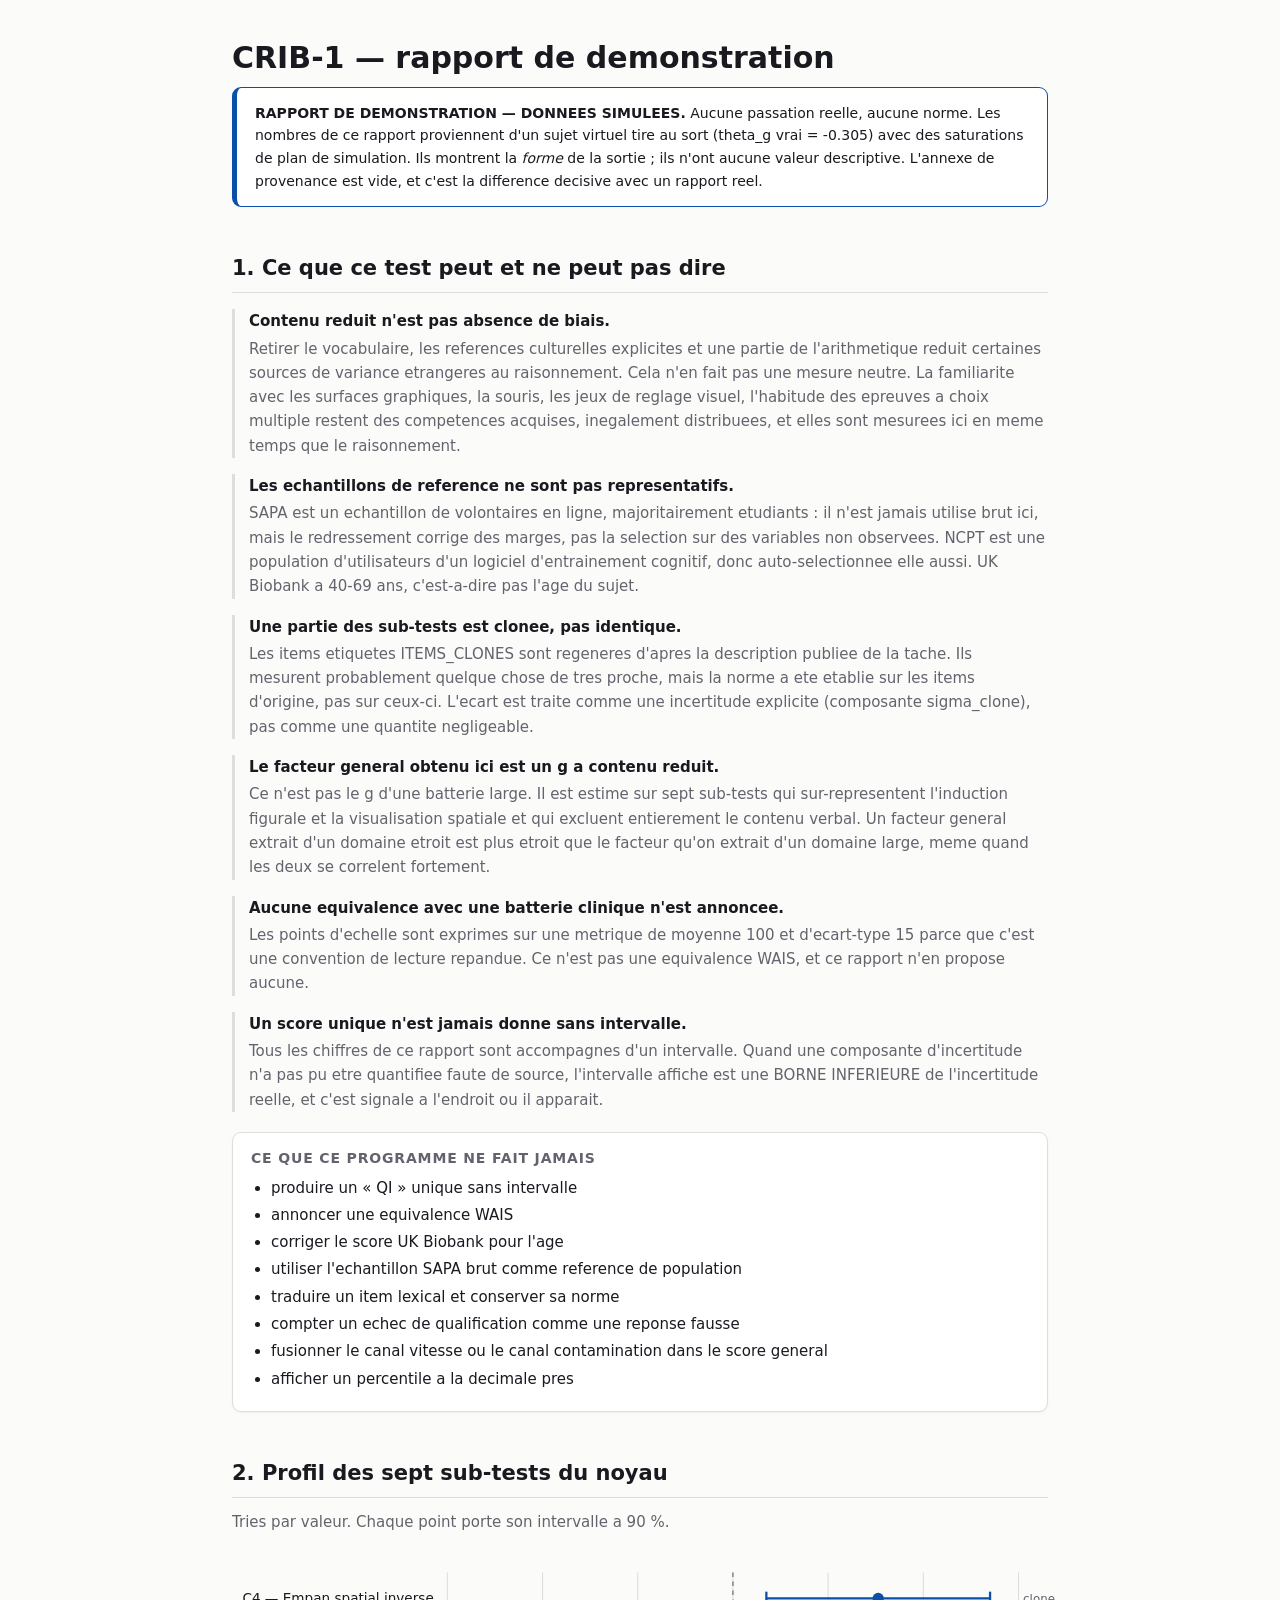
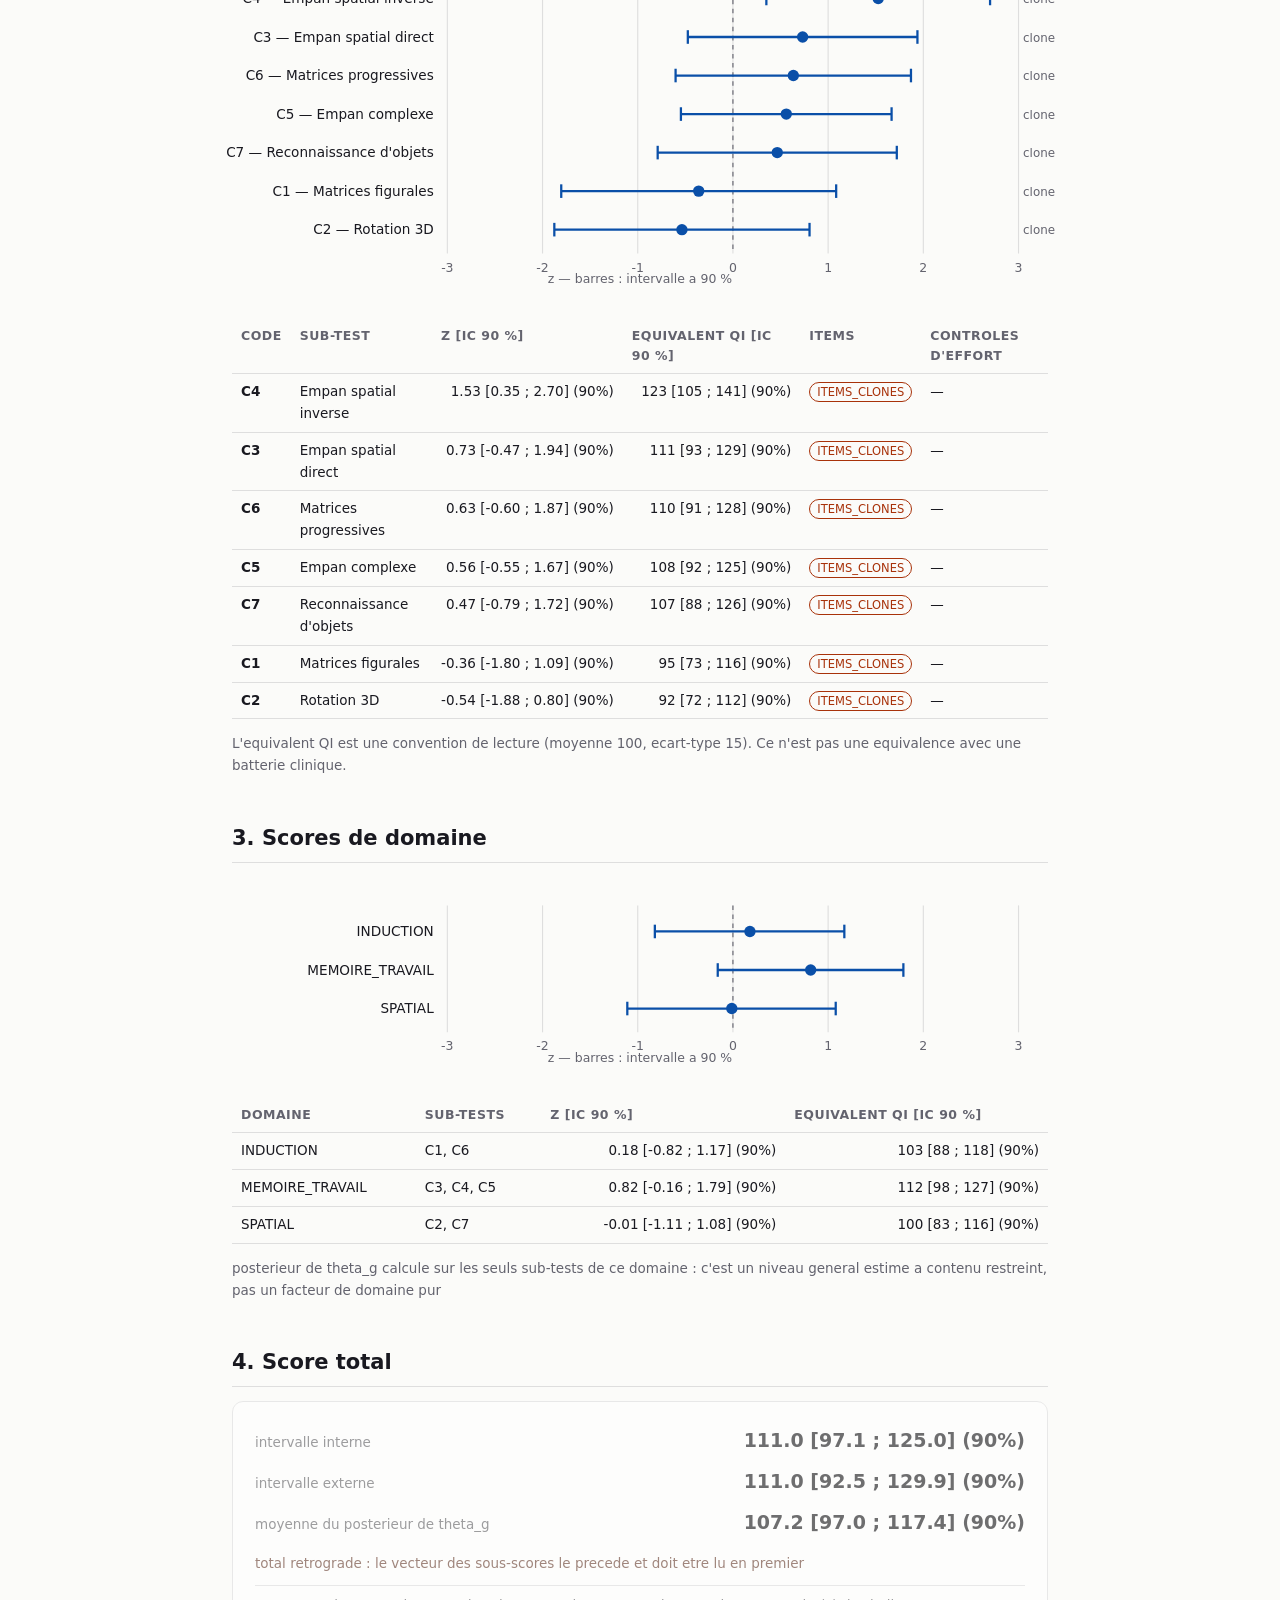
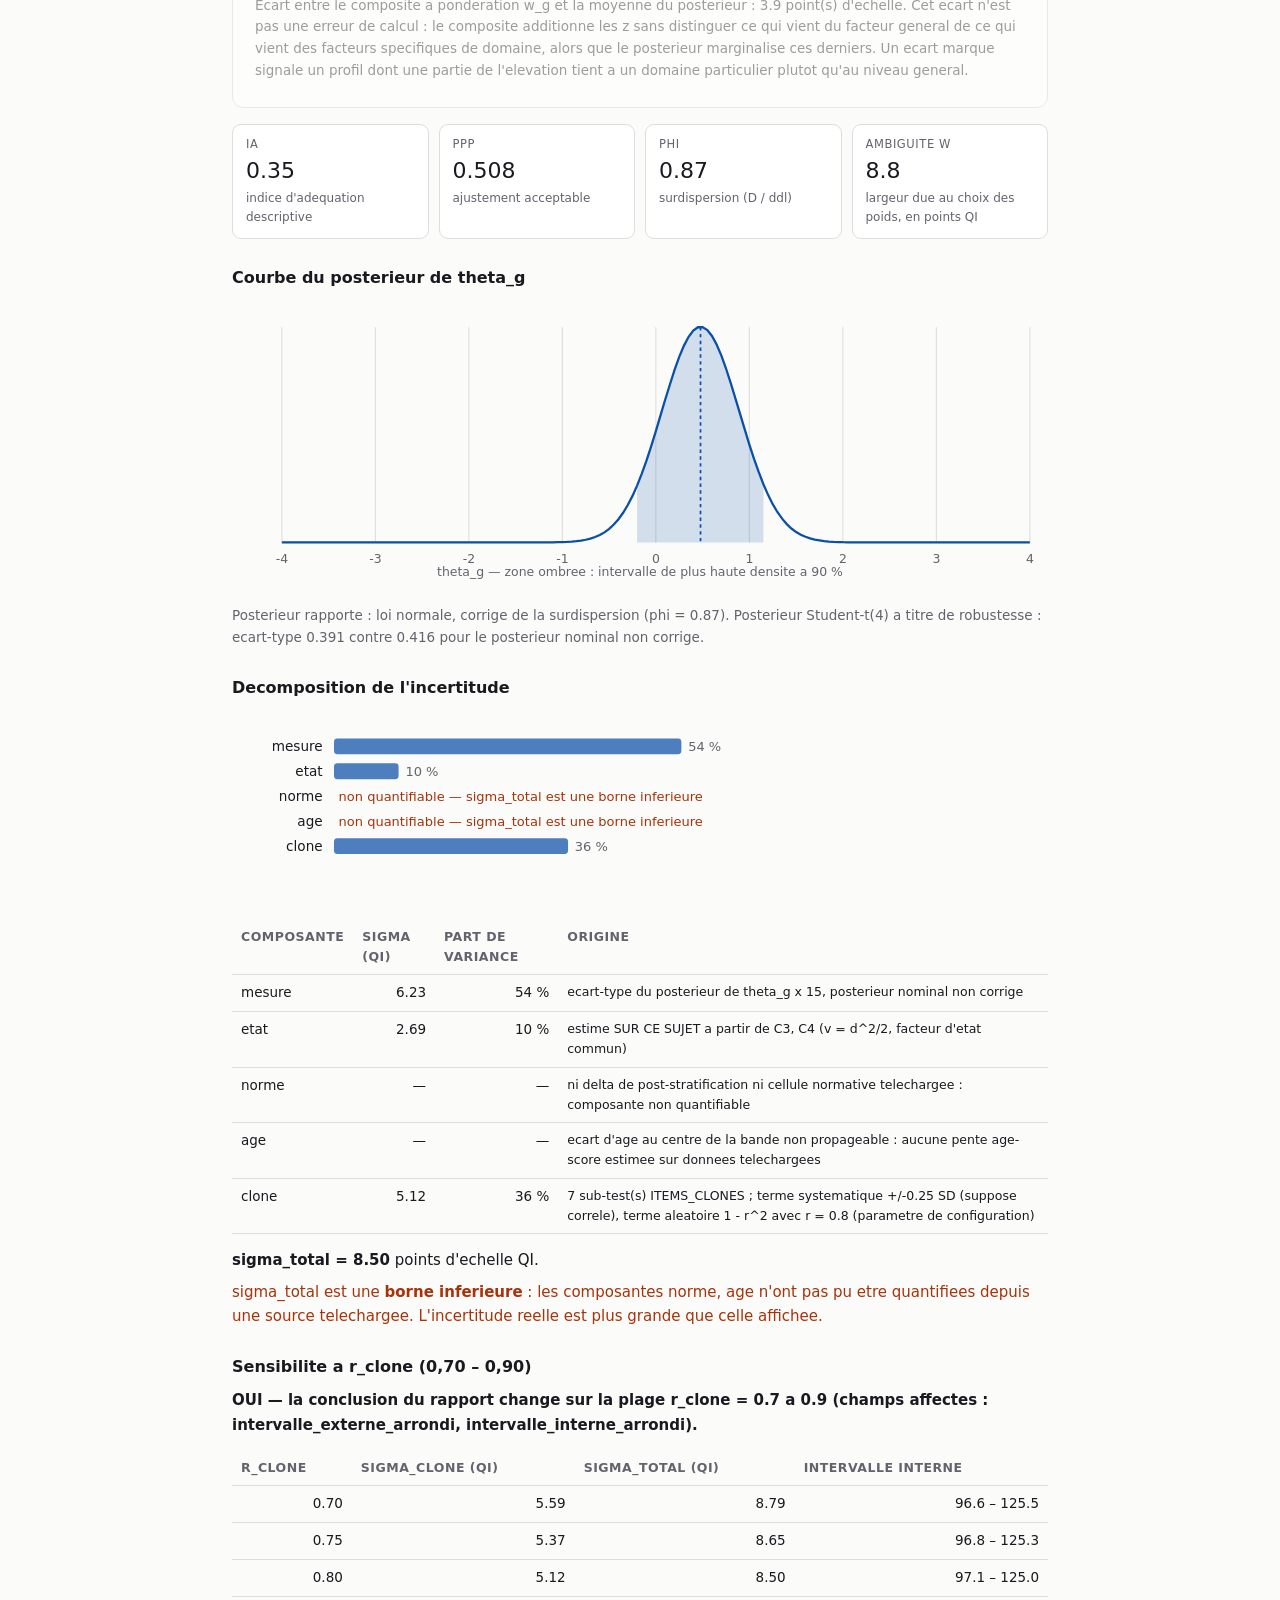
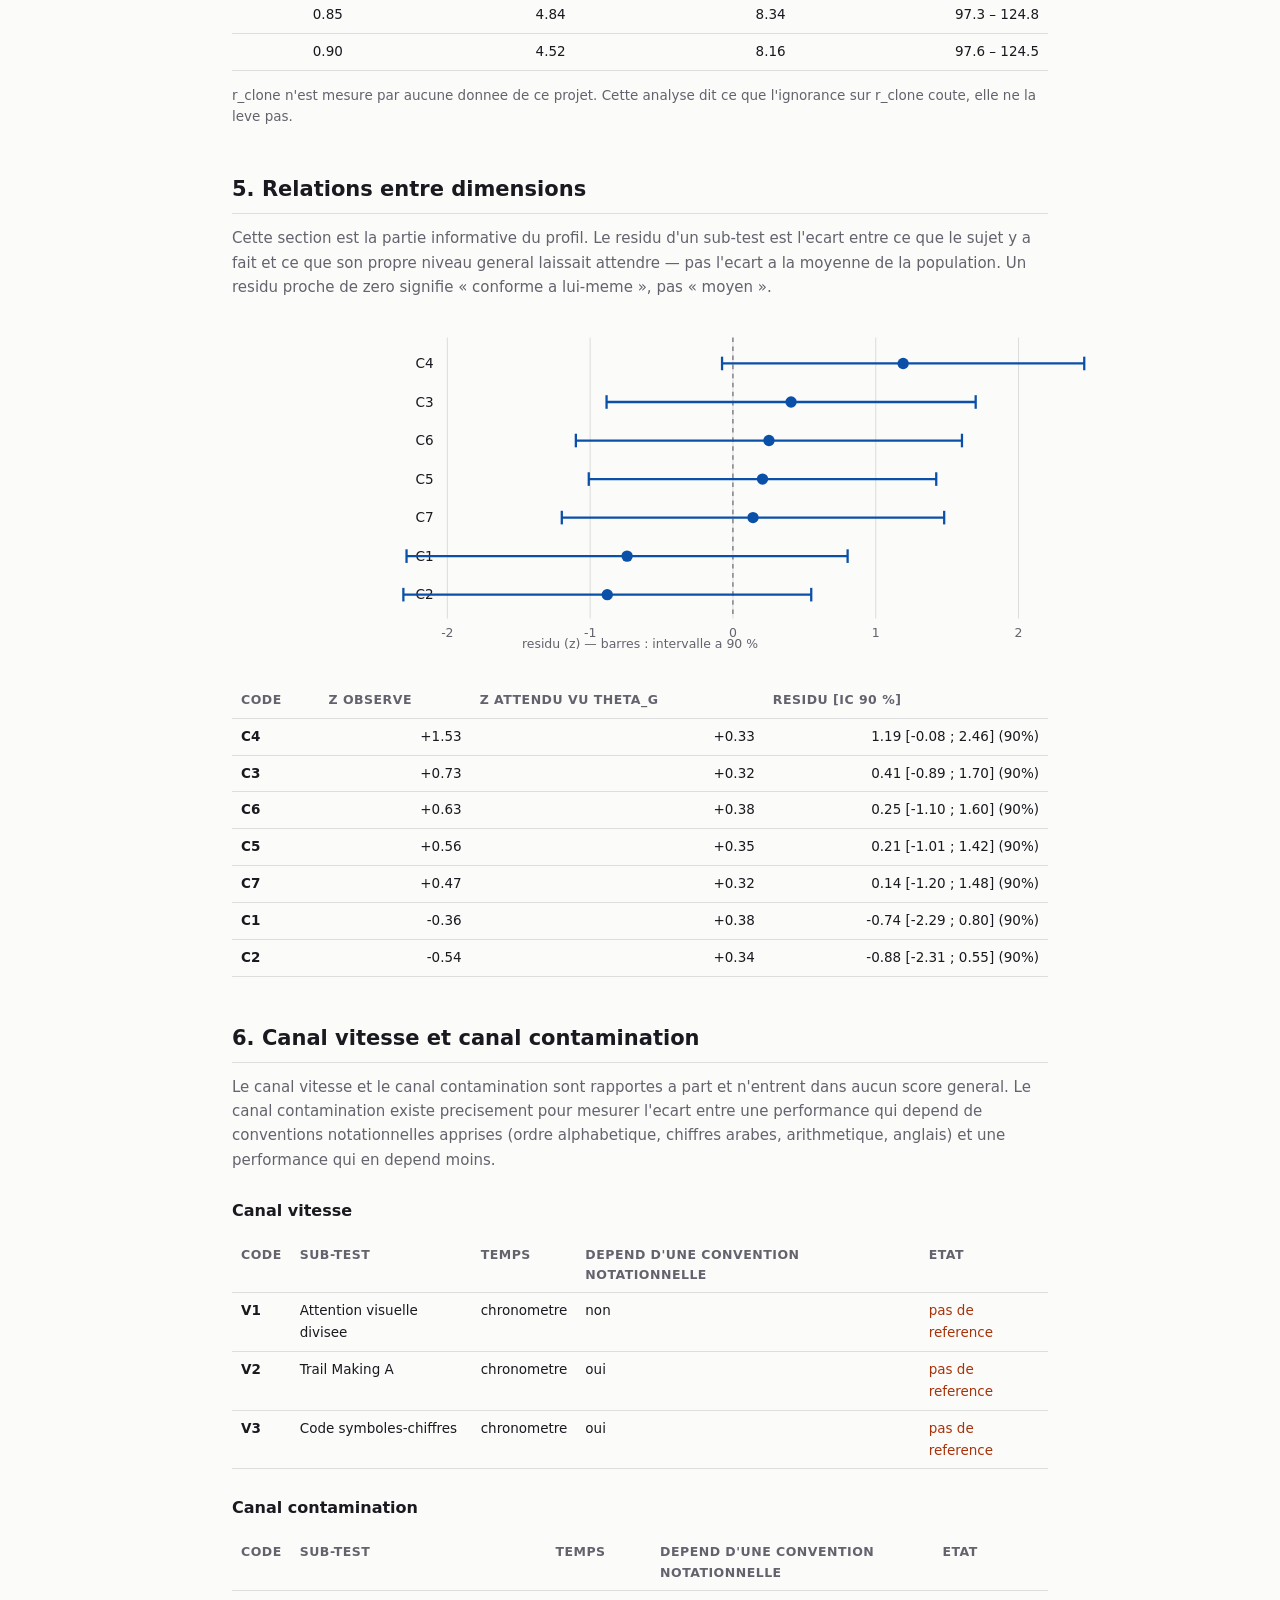
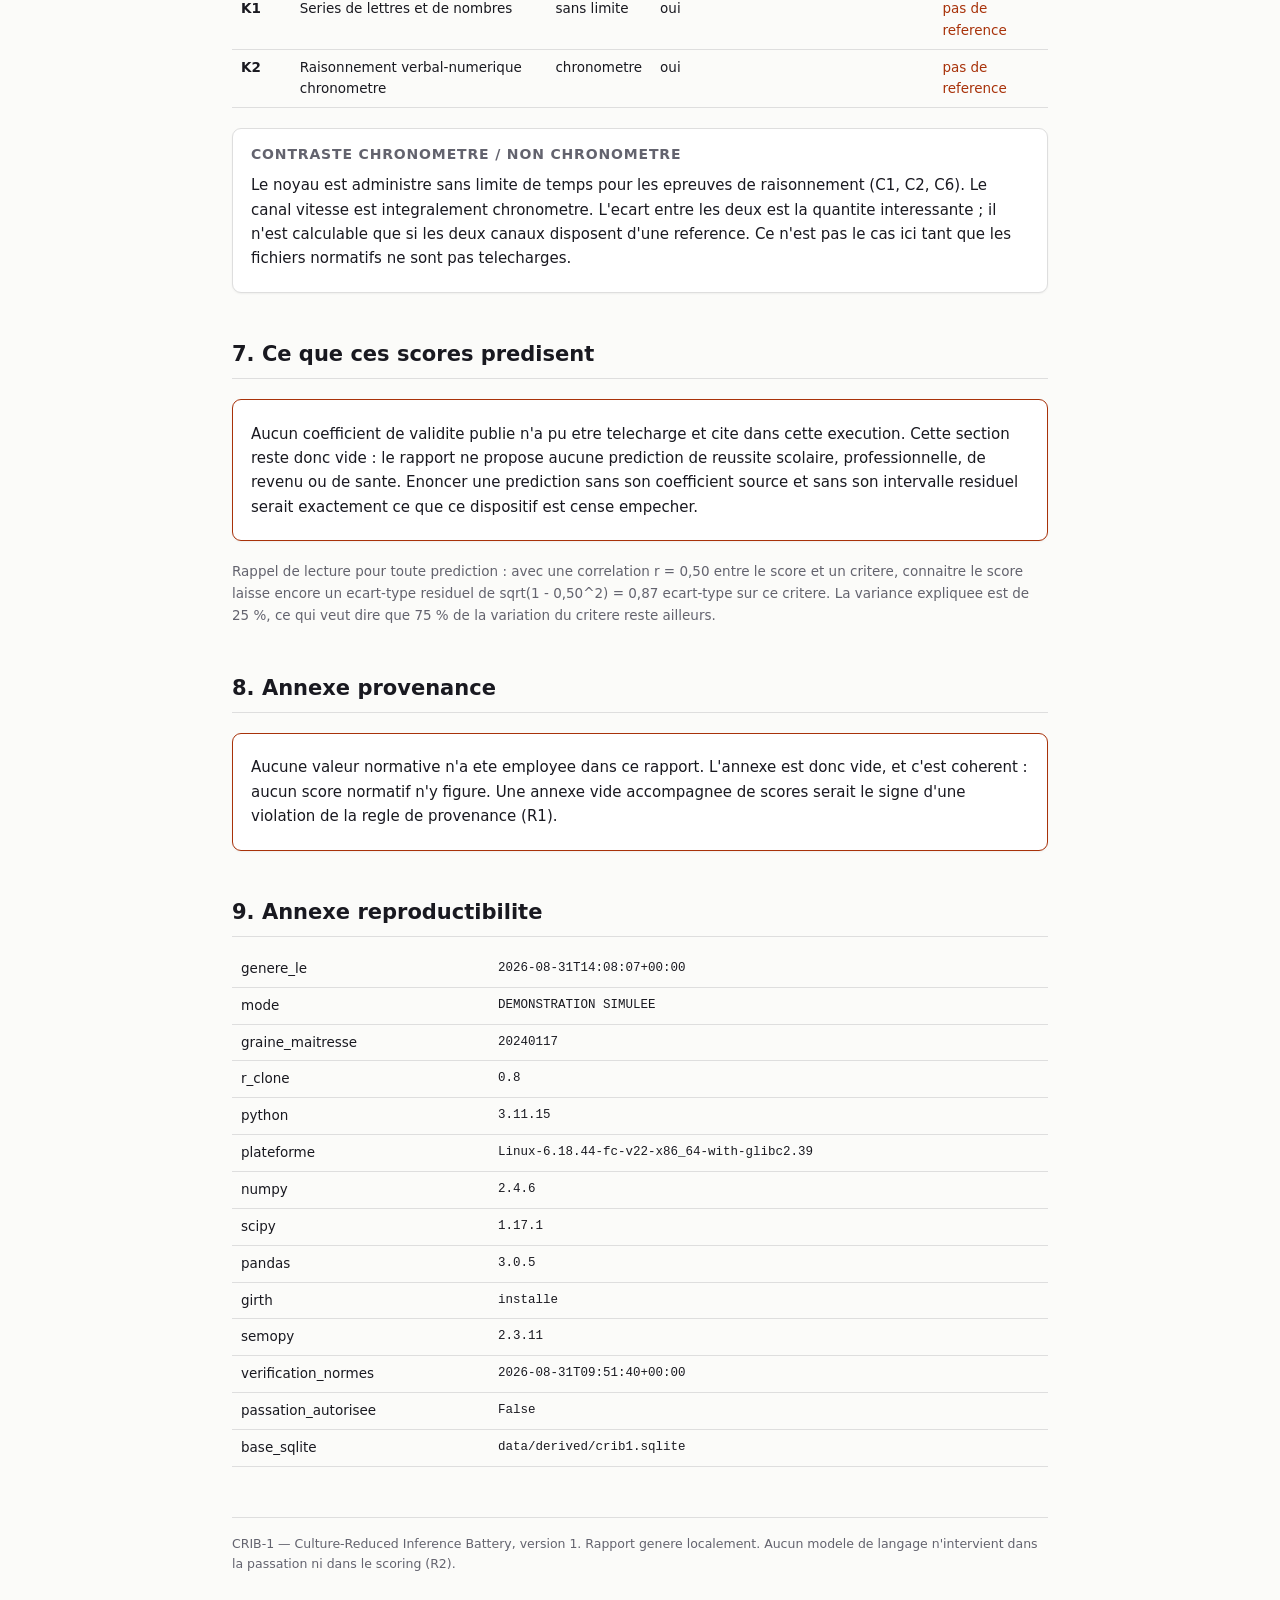
<file: report/crib1_demo.html>
<!DOCTYPE html>
<html lang="fr"><head><meta charset="utf-8"/>
<meta name="viewport" content="width=device-width, initial-scale=1"/>
<title>CRIB-1 — rapport de demonstration</title><style>
:root{--fond:#fbfbf9;--encre:#191920;--doux:#63636e;--trait:#dedede;
 --accent:#0a4fa8;--alerte:#a8320a;--ok:#1d6b34;--carte:#fff;--ombre:rgba(0,0,0,.05)}
@media (prefers-color-scheme:dark){:root{--fond:#111116;--encre:#e9e9ec;--doux:#9a9aa6;
 --trait:#31313b;--accent:#7ab0ff;--alerte:#ff9070;--ok:#6fd68f;--carte:#1a1a21;
 --ombre:rgba(0,0,0,.4)}}
*{box-sizing:border-box}
body{margin:0;background:var(--fond);color:var(--encre);
 font:15px/1.62 system-ui,-apple-system,"Segoe UI",Roboto,sans-serif}
main{max-width:860px;margin:0 auto;padding:34px 22px 90px}
h1{font-size:30px;margin:0 0 4px} h2{font-size:21px;margin:44px 0 12px;
 padding-bottom:7px;border-bottom:1px solid var(--trait)}
h3{font-size:16px;margin:26px 0 8px} h4{font-size:14px;margin:0 0 6px;
 text-transform:uppercase;letter-spacing:.06em;color:var(--doux)}
p{margin:.5em 0} .chapo{color:var(--doux)} .aide{color:var(--doux);font-size:13.5px}
.petit{font-size:12.5px} .mono{font-family:ui-monospace,SFMono-Regular,Menlo,monospace}
.sha{word-break:break-all;max-width:230px;display:inline-block}
.bandeau{border-radius:9px;padding:14px 18px;margin:0 0 26px;font-size:14px;
 border:1px solid var(--alerte);border-left-width:5px;background:var(--carte)}
.bandeau.demo{border-color:var(--accent)}
.cadrage{margin:16px 0;padding-left:14px;border-left:3px solid var(--trait)}
.cadrage h3{margin:0 0 3px;font-size:15px} .cadrage p{margin:0;color:var(--doux)}
.encadre{background:var(--carte);border:1px solid var(--trait);border-radius:9px;
 padding:14px 18px;margin:20px 0;box-shadow:0 1px 2px var(--ombre)}
.encadre.alerte-bloc{border-color:var(--alerte)}
.interdits{margin:.4em 0;padding-left:20px} .interdits li{margin:.2em 0}
table{border-collapse:collapse;width:100%;margin:14px 0;font-size:13.5px}
.large{font-size:12.5px}
th,td{text-align:left;padding:7px 9px;border-bottom:1px solid var(--trait);
 vertical-align:top}
th{color:var(--doux);font-weight:600;font-size:12.5px;text-transform:uppercase;
 letter-spacing:.04em}
td.num{text-align:right;font-variant-numeric:tabular-nums;white-space:nowrap}
td.code{font-weight:700}
.etiquette{font-size:11.5px;padding:2px 7px;border-radius:20px;border:1px solid var(--trait)}
.etiquette.clone{border-color:var(--alerte);color:var(--alerte)}
.etiquette.exact{border-color:var(--ok);color:var(--ok)}
.absent{color:var(--alerte)} .ok{color:var(--ok)}
.alerte{color:var(--alerte)}
.total{background:var(--carte);border:1px solid var(--trait);border-radius:11px;
 padding:18px 22px;margin:14px 0}
.total.second{opacity:.9;border-style:dashed}
.total.retrograde{opacity:.62;filter:grayscale(.65)}
.ligne-total{display:flex;justify-content:space-between;align-items:baseline;
 gap:16px;padding:5px 0}
.ligne-total .libelle{color:var(--doux);font-size:13.5px}
.ligne-total .valeur{font-size:19px;font-variant-numeric:tabular-nums;font-weight:600}
.mention{margin:10px 0 0;color:var(--alerte);font-size:13.5px}
.ecart{margin-top:10px;padding-top:9px;border-top:1px solid var(--trait)}
.indicateurs{display:grid;grid-template-columns:repeat(auto-fit,minmax(168px,1fr));
 gap:10px;margin:16px 0}
.indicateurs>div{background:var(--carte);border:1px solid var(--trait);
 border-radius:9px;padding:10px 13px}
.indicateurs .k{display:block;font-size:11.5px;text-transform:uppercase;
 letter-spacing:.05em;color:var(--doux)}
.indicateurs .v{display:block;font-size:22px;font-variant-numeric:tabular-nums}
.indicateurs .d{display:block;font-size:12px;color:var(--doux)}
.reponse{font-weight:600}
.graphe{width:100%;height:auto;margin:10px 0;overflow:visible}
.graphe .grille{stroke:var(--trait);stroke-width:1}
.graphe .zero{stroke:var(--doux);stroke-width:1;stroke-dasharray:4 4}
.graphe .axe{fill:var(--doux);font-size:11px}
.graphe .etiq{fill:var(--encre);font-size:12px}
.graphe .note{fill:var(--doux);font-size:10.5px}
.graphe .ic{stroke:var(--accent);stroke-width:2}
.graphe .pt{fill:var(--accent)}
.graphe .courbe{fill:none;stroke:var(--accent);stroke-width:2}
.graphe .hdi{fill:var(--accent);opacity:.17}
.graphe .moy{stroke:var(--accent);stroke-width:1.5;stroke-dasharray:3 3}
.graphe .barre{fill:var(--accent);opacity:.72}
.graphe .val{fill:var(--doux);font-size:11.5px}
.graphe .absent{fill:var(--alerte);font-size:11.5px}
.vide{color:var(--doux);font-style:italic}
footer{margin-top:50px;padding-top:16px;border-top:1px solid var(--trait);
 color:var(--doux);font-size:12.5px}
@media print{body{background:#fff}.total.retrograde{filter:none;opacity:1}}
</style></head>
<body><main>
<h1>CRIB-1 — rapport de demonstration</h1>
<div class="bandeau demo">
<strong>RAPPORT DE DEMONSTRATION — DONNEES SIMULEES.</strong>
Aucune passation reelle, aucune norme. Les nombres de ce rapport proviennent d'un
sujet virtuel tire au sort (theta_g vrai = -0.305) avec des
saturations de plan de simulation. Ils montrent la <em>forme</em> de la sortie ;
ils n'ont aucune valeur descriptive. L'annexe de provenance est vide, et c'est la
difference decisive avec un rapport reel.</div>

<section id="cadrage">
  <h2>1. Ce que ce test peut et ne peut pas dire</h2>
  <div class="cadrage"><h3>Contenu reduit n&#x27;est pas absence de biais.</h3><p>Retirer le vocabulaire, les references culturelles explicites et une partie de l&#x27;arithmetique reduit certaines sources de variance etrangeres au raisonnement. Cela n&#x27;en fait pas une mesure neutre. La familiarite avec les surfaces graphiques, la souris, les jeux de reglage visuel, l&#x27;habitude des epreuves a choix multiple restent des competences acquises, inegalement distribuees, et elles sont mesurees ici en meme temps que le raisonnement.</p></div><div class="cadrage"><h3>Les echantillons de reference ne sont pas representatifs.</h3><p>SAPA est un echantillon de volontaires en ligne, majoritairement etudiants : il n&#x27;est jamais utilise brut ici, mais le redressement corrige des marges, pas la selection sur des variables non observees. NCPT est une population d&#x27;utilisateurs d&#x27;un logiciel d&#x27;entrainement cognitif, donc auto-selectionnee elle aussi. UK Biobank a 40-69 ans, c&#x27;est-a-dire pas l&#x27;age du sujet.</p></div><div class="cadrage"><h3>Une partie des sub-tests est clonee, pas identique.</h3><p>Les items etiquetes ITEMS_CLONES sont regeneres d&#x27;apres la description publiee de la tache. Ils mesurent probablement quelque chose de tres proche, mais la norme a ete etablie sur les items d&#x27;origine, pas sur ceux-ci. L&#x27;ecart est traite comme une incertitude explicite (composante sigma_clone), pas comme une quantite negligeable.</p></div><div class="cadrage"><h3>Le facteur general obtenu ici est un g a contenu reduit.</h3><p>Ce n&#x27;est pas le g d&#x27;une batterie large. Il est estime sur sept sub-tests qui sur-representent l&#x27;induction figurale et la visualisation spatiale et qui excluent entierement le contenu verbal. Un facteur general extrait d&#x27;un domaine etroit est plus etroit que le facteur qu&#x27;on extrait d&#x27;un domaine large, meme quand les deux se correlent fortement.</p></div><div class="cadrage"><h3>Aucune equivalence avec une batterie clinique n&#x27;est annoncee.</h3><p>Les points d&#x27;echelle sont exprimes sur une metrique de moyenne 100 et d&#x27;ecart-type 15 parce que c&#x27;est une convention de lecture repandue. Ce n&#x27;est pas une equivalence WAIS, et ce rapport n&#x27;en propose aucune.</p></div><div class="cadrage"><h3>Un score unique n&#x27;est jamais donne sans intervalle.</h3><p>Tous les chiffres de ce rapport sont accompagnes d&#x27;un intervalle. Quand une composante d&#x27;incertitude n&#x27;a pas pu etre quantifiee faute de source, l&#x27;intervalle affiche est une BORNE INFERIEURE de l&#x27;incertitude reelle, et c&#x27;est signale a l&#x27;endroit ou il apparait.</p></div>
  <div class="encadre">
    <h4>Ce que ce programme ne fait jamais</h4>
    <ul class="interdits"><li>produire un « QI » unique sans intervalle</li><li>annoncer une equivalence WAIS</li><li>corriger le score UK Biobank pour l&#x27;age</li><li>utiliser l&#x27;echantillon SAPA brut comme reference de population</li><li>traduire un item lexical et conserver sa norme</li><li>compter un echec de qualification comme une reponse fausse</li><li>fusionner le canal vitesse ou le canal contamination dans le score general</li><li>afficher un percentile a la decimale pres</li></ul>
  </div>
</section>
<section id="profil">
  <h2>2. Profil des sept sub-tests du noyau</h2>
  <p class="chapo">Tries par valeur. Chaque point porte son intervalle a 90 %.</p>
  <svg class="graphe" viewBox="0 0 720 296" role="img" aria-label="profil avec intervalles a 90 %">
<line class="grille" x1="190.0" y1="18" x2="190.0" y2="266"/>
<text class="axe" x="190.0" y="282" text-anchor="middle">-3</text>
<line class="grille" x1="274.0" y1="18" x2="274.0" y2="266"/>
<text class="axe" x="274.0" y="282" text-anchor="middle">-2</text>
<line class="grille" x1="358.0" y1="18" x2="358.0" y2="266"/>
<text class="axe" x="358.0" y="282" text-anchor="middle">-1</text>
<line class="grille" x1="442.0" y1="18" x2="442.0" y2="266"/>
<text class="axe" x="442.0" y="282" text-anchor="middle">0</text>
<line class="grille" x1="526.0" y1="18" x2="526.0" y2="266"/>
<text class="axe" x="526.0" y="282" text-anchor="middle">1</text>
<line class="grille" x1="610.0" y1="18" x2="610.0" y2="266"/>
<text class="axe" x="610.0" y="282" text-anchor="middle">2</text>
<line class="grille" x1="694.0" y1="18" x2="694.0" y2="266"/>
<text class="axe" x="694.0" y="282" text-anchor="middle">3</text>
<line class="zero" x1="442.0" y1="18" x2="442.0" y2="266"/>
<text class="etiq" x="178" y="45.0" text-anchor="end">C4 — Empan spatial inverse</text>
<line class="ic" x1="471.5" y1="41.0" x2="668.9" y2="41.0"/>
<line class="ic" x1="471.5" y1="35.0" x2="471.5" y2="47.0"/>
<line class="ic" x1="668.9" y1="35.0" x2="668.9" y2="47.0"/>
<circle class="pt" cx="570.2" cy="41.0" r="5"/>
<text class="note" x="698.0" y="45.0">clone</text>
<text class="etiq" x="178" y="79.0" text-anchor="end">C3 — Empan spatial direct</text>
<line class="ic" x1="402.2" y1="75.0" x2="604.8" y2="75.0"/>
<line class="ic" x1="402.2" y1="69.0" x2="402.2" y2="81.0"/>
<line class="ic" x1="604.8" y1="69.0" x2="604.8" y2="81.0"/>
<circle class="pt" cx="503.5" cy="75.0" r="5"/>
<text class="note" x="698.0" y="79.0">clone</text>
<text class="etiq" x="178" y="113.0" text-anchor="end">C6 — Matrices progressives</text>
<line class="ic" x1="391.4" y1="109.0" x2="599.1" y2="109.0"/>
<line class="ic" x1="391.4" y1="103.0" x2="391.4" y2="115.0"/>
<line class="ic" x1="599.1" y1="103.0" x2="599.1" y2="115.0"/>
<circle class="pt" cx="495.3" cy="109.0" r="5"/>
<text class="note" x="698.0" y="113.0">clone</text>
<text class="etiq" x="178" y="147.0" text-anchor="end">C5 — Empan complexe</text>
<line class="ic" x1="396.1" y1="143.0" x2="582.0" y2="143.0"/>
<line class="ic" x1="396.1" y1="137.0" x2="396.1" y2="149.0"/>
<line class="ic" x1="582.0" y1="137.0" x2="582.0" y2="149.0"/>
<circle class="pt" cx="489.1" cy="143.0" r="5"/>
<text class="note" x="698.0" y="147.0">clone</text>
<text class="etiq" x="178" y="181.0" text-anchor="end">C7 — Reconnaissance d&#x27;objets</text>
<line class="ic" x1="375.6" y1="177.0" x2="586.6" y2="177.0"/>
<line class="ic" x1="375.6" y1="171.0" x2="375.6" y2="183.0"/>
<line class="ic" x1="586.6" y1="171.0" x2="586.6" y2="183.0"/>
<circle class="pt" cx="481.1" cy="177.0" r="5"/>
<text class="note" x="698.0" y="181.0">clone</text>
<text class="etiq" x="178" y="215.0" text-anchor="end">C1 — Matrices figurales</text>
<line class="ic" x1="290.5" y1="211.0" x2="533.1" y2="211.0"/>
<line class="ic" x1="290.5" y1="205.0" x2="290.5" y2="217.0"/>
<line class="ic" x1="533.1" y1="205.0" x2="533.1" y2="217.0"/>
<circle class="pt" cx="411.8" cy="211.0" r="5"/>
<text class="note" x="698.0" y="215.0">clone</text>
<text class="etiq" x="178" y="249.0" text-anchor="end">C2 — Rotation 3D</text>
<line class="ic" x1="284.4" y1="245.0" x2="509.6" y2="245.0"/>
<line class="ic" x1="284.4" y1="239.0" x2="284.4" y2="251.0"/>
<line class="ic" x1="509.6" y1="239.0" x2="509.6" y2="251.0"/>
<circle class="pt" cx="397.0" cy="245.0" r="5"/>
<text class="note" x="698.0" y="249.0">clone</text>
<text class="axe" x="360.0" y="292" text-anchor="middle">z — barres : intervalle a 90 %</text>
</svg>
  <table>
    <thead><tr><th>code</th><th>sub-test</th><th>z [IC 90 %]</th>
      <th>equivalent QI [IC 90 %]</th><th>items</th><th>controles d'effort</th></tr></thead>
    <tbody><tr><td class="code">C4</td><td>Empan spatial inverse</td><td class="num">1.53 [0.35 ; 2.70] (90%)</td><td class="num">123 [105 ; 141] (90%)</td><td><span class="etiquette clone">ITEMS_CLONES</span></td><td>—</td></tr><tr><td class="code">C3</td><td>Empan spatial direct</td><td class="num">0.73 [-0.47 ; 1.94] (90%)</td><td class="num">111 [93 ; 129] (90%)</td><td><span class="etiquette clone">ITEMS_CLONES</span></td><td>—</td></tr><tr><td class="code">C6</td><td>Matrices progressives</td><td class="num">0.63 [-0.60 ; 1.87] (90%)</td><td class="num">110 [91 ; 128] (90%)</td><td><span class="etiquette clone">ITEMS_CLONES</span></td><td>—</td></tr><tr><td class="code">C5</td><td>Empan complexe</td><td class="num">0.56 [-0.55 ; 1.67] (90%)</td><td class="num">108 [92 ; 125] (90%)</td><td><span class="etiquette clone">ITEMS_CLONES</span></td><td>—</td></tr><tr><td class="code">C7</td><td>Reconnaissance d&#x27;objets</td><td class="num">0.47 [-0.79 ; 1.72] (90%)</td><td class="num">107 [88 ; 126] (90%)</td><td><span class="etiquette clone">ITEMS_CLONES</span></td><td>—</td></tr><tr><td class="code">C1</td><td>Matrices figurales</td><td class="num">-0.36 [-1.80 ; 1.09] (90%)</td><td class="num">95 [73 ; 116] (90%)</td><td><span class="etiquette clone">ITEMS_CLONES</span></td><td>—</td></tr><tr><td class="code">C2</td><td>Rotation 3D</td><td class="num">-0.54 [-1.88 ; 0.80] (90%)</td><td class="num">92 [72 ; 112] (90%)</td><td><span class="etiquette clone">ITEMS_CLONES</span></td><td>—</td></tr></tbody>
  </table>
  <p class="aide">L'equivalent QI est une convention de lecture (moyenne 100,
  ecart-type 15). Ce n'est pas une equivalence avec une batterie clinique.</p>
</section>
<section id="domaines">
  <h2>3. Scores de domaine</h2>
  <svg class="graphe" viewBox="0 0 720 160" role="img" aria-label="profil avec intervalles a 90 %">
<line class="grille" x1="190.0" y1="18" x2="190.0" y2="130"/>
<text class="axe" x="190.0" y="146" text-anchor="middle">-3</text>
<line class="grille" x1="274.0" y1="18" x2="274.0" y2="130"/>
<text class="axe" x="274.0" y="146" text-anchor="middle">-2</text>
<line class="grille" x1="358.0" y1="18" x2="358.0" y2="130"/>
<text class="axe" x="358.0" y="146" text-anchor="middle">-1</text>
<line class="grille" x1="442.0" y1="18" x2="442.0" y2="130"/>
<text class="axe" x="442.0" y="146" text-anchor="middle">0</text>
<line class="grille" x1="526.0" y1="18" x2="526.0" y2="130"/>
<text class="axe" x="526.0" y="146" text-anchor="middle">1</text>
<line class="grille" x1="610.0" y1="18" x2="610.0" y2="130"/>
<text class="axe" x="610.0" y="146" text-anchor="middle">2</text>
<line class="grille" x1="694.0" y1="18" x2="694.0" y2="130"/>
<text class="axe" x="694.0" y="146" text-anchor="middle">3</text>
<line class="zero" x1="442.0" y1="18" x2="442.0" y2="130"/>
<text class="etiq" x="178" y="45.0" text-anchor="end">INDUCTION</text>
<line class="ic" x1="373.1" y1="41.0" x2="540.3" y2="41.0"/>
<line class="ic" x1="373.1" y1="35.0" x2="373.1" y2="47.0"/>
<line class="ic" x1="540.3" y1="35.0" x2="540.3" y2="47.0"/>
<circle class="pt" cx="457.0" cy="41.0" r="5"/>
<text class="etiq" x="178" y="79.0" text-anchor="end">MEMOIRE_TRAVAIL</text>
<line class="ic" x1="428.6" y1="75.0" x2="592.4" y2="75.0"/>
<line class="ic" x1="428.6" y1="69.0" x2="428.6" y2="81.0"/>
<line class="ic" x1="592.4" y1="69.0" x2="592.4" y2="81.0"/>
<circle class="pt" cx="510.6" cy="75.0" r="5"/>
<text class="etiq" x="178" y="113.0" text-anchor="end">SPATIAL</text>
<line class="ic" x1="348.8" y1="109.0" x2="532.7" y2="109.0"/>
<line class="ic" x1="348.8" y1="103.0" x2="348.8" y2="115.0"/>
<line class="ic" x1="532.7" y1="103.0" x2="532.7" y2="115.0"/>
<circle class="pt" cx="441.0" cy="109.0" r="5"/>
<text class="axe" x="360.0" y="156" text-anchor="middle">z — barres : intervalle a 90 %</text>
</svg>
  <table><thead><tr><th>domaine</th><th>sub-tests</th><th>z [IC 90 %]</th>
    <th>equivalent QI [IC 90 %]</th></tr></thead><tbody><tr><td>INDUCTION</td><td>C1, C6</td><td class="num">0.18 [-0.82 ; 1.17] (90%)</td><td class="num">103 [88 ; 118] (90%)</td></tr><tr><td>MEMOIRE_TRAVAIL</td><td>C3, C4, C5</td><td class="num">0.82 [-0.16 ; 1.79] (90%)</td><td class="num">112 [98 ; 127] (90%)</td></tr><tr><td>SPATIAL</td><td>C2, C7</td><td class="num">-0.01 [-1.11 ; 1.08] (90%)</td><td class="num">100 [83 ; 116] (90%)</td></tr></tbody></table>
  <p class="aide">posterieur de theta_g calcule sur les seuls sub-tests de ce domaine : c&#x27;est un niveau general estime a contenu restreint, pas un facteur de domaine pur</p>
</section>
<section id="total">
  <h2>4. Score total</h2>
  <div class="total retrograde">
    <div class="ligne-total">
      <span class="libelle">intervalle interne</span>
      <span class="valeur">111.0 [97.1 ; 125.0] (90%)</span>
    </div>
    <div class="ligne-total">
      <span class="libelle">intervalle externe</span>
      <span class="valeur">111.0 [92.5 ; 129.9] (90%)</span>
    </div>
    <div class="ligne-total">
      <span class="libelle">moyenne du posterieur de theta_g</span>
      <span class="valeur">107.2 [97.0 ; 117.4] (90%)</span>
    </div>
    <p class="mention">total retrograde : le vecteur des sous-scores le precede et doit etre lu en premier</p>
    <p class="aide ecart">Ecart entre le composite a ponderation w_g et la moyenne du posterieur : 3.9 point(s) d&#x27;echelle. Cet ecart n&#x27;est pas une erreur de calcul : le composite additionne les z sans distinguer ce qui vient du facteur general de ce qui vient des facteurs specifiques de domaine, alors que le posterieur marginalise ces derniers. Un ecart marque signale un profil dont une partie de l&#x27;elevation tient a un domaine particulier plutot qu&#x27;au niveau general.</p>
  </div>
  <div class="indicateurs">
    <div><span class="k">IA</span><span class="v">0.35</span>
      <span class="d">indice d'adequation descriptive</span></div>
    <div><span class="k">PPP</span><span class="v">0.508</span>
      <span class="d">ajustement acceptable</span></div>
    <div><span class="k">phi</span><span class="v">0.87</span>
      <span class="d">surdispersion (D / ddl)</span></div>
    <div><span class="k">ambiguite w</span><span class="v">8.8</span>
      <span class="d">largeur due au choix des poids, en points QI</span></div>
  </div>

  <h3>Courbe du posterieur de theta_g</h3>
  <svg class="graphe" viewBox="0 0 720 240" role="img" aria-label="courbe du posterieur de theta_g">
<line class="grille" x1="44.0" y1="16" x2="44.0" y2="206"/>
<text class="axe" x="44.0" y="224" text-anchor="middle">-4</text>
<line class="grille" x1="126.5" y1="16" x2="126.5" y2="206"/>
<text class="axe" x="126.5" y="224" text-anchor="middle">-3</text>
<line class="grille" x1="209.0" y1="16" x2="209.0" y2="206"/>
<text class="axe" x="209.0" y="224" text-anchor="middle">-2</text>
<line class="grille" x1="291.5" y1="16" x2="291.5" y2="206"/>
<text class="axe" x="291.5" y="224" text-anchor="middle">-1</text>
<line class="grille" x1="374.0" y1="16" x2="374.0" y2="206"/>
<text class="axe" x="374.0" y="224" text-anchor="middle">0</text>
<line class="grille" x1="456.5" y1="16" x2="456.5" y2="206"/>
<text class="axe" x="456.5" y="224" text-anchor="middle">1</text>
<line class="grille" x1="539.0" y1="16" x2="539.0" y2="206"/>
<text class="axe" x="539.0" y="224" text-anchor="middle">2</text>
<line class="grille" x1="621.5" y1="16" x2="621.5" y2="206"/>
<text class="axe" x="621.5" y="224" text-anchor="middle">3</text>
<line class="grille" x1="704.0" y1="16" x2="704.0" y2="206"/>
<text class="axe" x="704.0" y="224" text-anchor="middle">4</text>
<polygon class="hdi" points="357.5,206.0 357.5,155.6 361.6,145.2 365.8,133.6 369.9,121.0 374.0,107.7 378.1,93.9 382.2,80.1 386.4,66.6 390.5,53.8 394.6,42.2 398.8,32.3 402.9,24.5 407.0,19.0 411.1,16.1 415.2,16.0 419.4,18.6 423.5,23.8 427.6,31.4 431.8,41.1 435.9,52.5 440.0,65.1 444.1,78.6 448.3,92.5 452.4,106.2 456.5,119.6 460.6,132.3 464.8,144.0 468.9,154.6 468.9,206.0"/>
<polyline class="courbe" points="44.0,206.0 48.1,206.0 52.3,206.0 56.4,206.0 60.5,206.0 64.6,206.0 68.7,206.0 72.9,206.0 77.0,206.0 81.1,206.0 85.2,206.0 89.4,206.0 93.5,206.0 97.6,206.0 101.8,206.0 105.9,206.0 110.0,206.0 114.1,206.0 118.2,206.0 122.4,206.0 126.5,206.0 130.6,206.0 134.8,206.0 138.9,206.0 143.0,206.0 147.1,206.0 151.2,206.0 155.4,206.0 159.5,206.0 163.6,206.0 167.8,206.0 171.9,206.0 176.0,206.0 180.1,206.0 184.3,206.0 188.4,206.0 192.5,206.0 196.6,206.0 200.8,206.0 204.9,206.0 209.0,206.0 213.1,206.0 217.2,206.0 221.4,206.0 225.5,206.0 229.6,206.0 233.8,206.0 237.9,206.0 242.0,206.0 246.1,206.0 250.2,206.0 254.4,206.0 258.5,206.0 262.6,206.0 266.8,206.0 270.9,206.0 275.0,205.9 279.1,205.9 283.2,205.9 287.4,205.8 291.5,205.7 295.6,205.5 299.8,205.2 303.9,204.8 308.0,204.3 312.1,203.6 316.2,202.6 320.4,201.2 324.5,199.4 328.6,197.1 332.8,194.0 336.9,190.2 341.0,185.5 345.1,179.8 349.2,173.0 353.4,164.9 357.5,155.6 361.6,145.2 365.8,133.6 369.9,121.0 374.0,107.7 378.1,93.9 382.2,80.1 386.4,66.6 390.5,53.8 394.6,42.2 398.8,32.3 402.9,24.5 407.0,19.0 411.1,16.1 415.2,16.0 419.4,18.6 423.5,23.8 427.6,31.4 431.8,41.1 435.9,52.5 440.0,65.1 444.1,78.6 448.3,92.5 452.4,106.2 456.5,119.6 460.6,132.3 464.8,144.0 468.9,154.6 473.0,164.0 477.1,172.2 481.2,179.1 485.4,185.0 489.5,189.8 493.6,193.7 497.8,196.8 501.9,199.2 506.0,201.0 510.1,202.4 514.2,203.5 518.4,204.2 522.5,204.8 526.6,205.2 530.8,205.5 534.9,205.6 539.0,205.8 543.1,205.9 547.2,205.9 551.4,205.9 555.5,206.0 559.6,206.0 563.8,206.0 567.9,206.0 572.0,206.0 576.1,206.0 580.2,206.0 584.4,206.0 588.5,206.0 592.6,206.0 596.8,206.0 600.9,206.0 605.0,206.0 609.1,206.0 613.2,206.0 617.4,206.0 621.5,206.0 625.6,206.0 629.8,206.0 633.9,206.0 638.0,206.0 642.1,206.0 646.2,206.0 650.4,206.0 654.5,206.0 658.6,206.0 662.8,206.0 666.9,206.0 671.0,206.0 675.1,206.0 679.2,206.0 683.4,206.0 687.5,206.0 691.6,206.0 695.8,206.0 699.9,206.0 704.0,206.0"/>
<line class="moy" x1="413.4" y1="16" x2="413.4" y2="206"/>
<text class="axe" x="360.0" y="236" text-anchor="middle">theta_g — zone ombree : intervalle de plus haute densite a 90 %</text>
</svg>
  <p class="aide">Posterieur rapporte : loi normale, corrige de la surdispersion
  (phi = 0.87). Posterieur Student-t(4) a titre de robustesse :
  ecart-type 0.391 contre
  0.416 pour le posterieur nominal non corrige.</p>

  <h3>Decomposition de l'incertitude</h3>
  <svg class="graphe" viewBox="0 0 720 150" role="img" aria-label="part de variance par composante">
<text class="etiq" x="80" y="29.0" text-anchor="end">mesure</text>
<rect class="barre" x="90" y="18.0" width="306.5" height="14.0" rx="3"/>
<text class="val" x="402.5" y="29.0">54 %</text>
<text class="etiq" x="80" y="51.0" text-anchor="end">etat</text>
<rect class="barre" x="90" y="40.0" width="57.0" height="14.0" rx="3"/>
<text class="val" x="153.0" y="51.0">10 %</text>
<text class="etiq" x="80" y="73.0" text-anchor="end">norme</text>
<text class="absent" x="94" y="73.0">non quantifiable — sigma_total est une borne inferieure</text>
<text class="etiq" x="80" y="95.0" text-anchor="end">age</text>
<text class="absent" x="94" y="95.0">non quantifiable — sigma_total est une borne inferieure</text>
<text class="etiq" x="80" y="117.0" text-anchor="end">clone</text>
<rect class="barre" x="90" y="106.0" width="206.5" height="14.0" rx="3"/>
<text class="val" x="302.5" y="117.0">36 %</text>
</svg>
  <table><thead><tr><th>composante</th><th>sigma (QI)</th><th>part de variance</th>
    <th>origine</th></tr></thead><tbody><tr><td>mesure</td><td class="num">6.23</td><td class="num">54 %</td><td class="petit">ecart-type du posterieur de theta_g x 15, posterieur nominal non corrige</td></tr><tr><td>etat</td><td class="num">2.69</td><td class="num">10 %</td><td class="petit">estime SUR CE SUJET a partir de C3, C4 (v = d^2/2, facteur d&#x27;etat commun)</td></tr><tr><td>norme</td><td class="num">—</td><td class="num">—</td><td class="petit">ni delta de post-stratification ni cellule normative telechargee : composante non quantifiable</td></tr><tr><td>age</td><td class="num">—</td><td class="num">—</td><td class="petit">ecart d&#x27;age au centre de la bande non propageable : aucune pente age-score estimee sur donnees telechargees</td></tr><tr><td>clone</td><td class="num">5.12</td><td class="num">36 %</td><td class="petit">7 sub-test(s) ITEMS_CLONES ; terme systematique +/-0.25 SD (suppose correle), terme aleatoire 1 - r^2 avec r = 0.8 (parametre de configuration)</td></tr></tbody></table>
  <p><strong>sigma_total = 8.50</strong> points d'echelle QI.</p>
  <p class="alerte">sigma_total est une <strong>borne inferieure</strong> : les composantes norme, age n'ont pas pu etre quantifiees depuis une source telechargee. L'incertitude reelle est plus grande que celle affichee.</p>
  
  <h3>Sensibilite a r_clone (0,70 – 0,90)</h3>
  <p class="reponse">OUI — la conclusion du rapport change sur la plage r_clone = 0.7 a 0.9 (champs affectes : intervalle_externe_arrondi, intervalle_interne_arrondi).</p>
  <table><thead><tr><th>r_clone</th><th>sigma_clone (QI)</th>
    <th>sigma_total (QI)</th><th>intervalle interne</th></tr></thead>
    <tbody><tr><td class="num">0.70</td><td class="num">5.59</td><td class="num">8.79</td><td class="num">96.6 – 125.5</td></tr><tr><td class="num">0.75</td><td class="num">5.37</td><td class="num">8.65</td><td class="num">96.8 – 125.3</td></tr><tr><td class="num">0.80</td><td class="num">5.12</td><td class="num">8.50</td><td class="num">97.1 – 125.0</td></tr><tr><td class="num">0.85</td><td class="num">4.84</td><td class="num">8.34</td><td class="num">97.3 – 124.8</td></tr><tr><td class="num">0.90</td><td class="num">4.52</td><td class="num">8.16</td><td class="num">97.6 – 124.5</td></tr></tbody></table>
  <p class="aide">r_clone n&#x27;est mesure par aucune donnee de ce projet. Cette analyse dit ce que l&#x27;ignorance sur r_clone coute, elle ne la leve pas.</p>
</section>
<section id="residus">
  <h2>5. Relations entre dimensions</h2>
  <p class="chapo">Cette section est la partie informative du profil. Le residu d&#x27;un sub-test est l&#x27;ecart entre ce que le sujet y a fait et ce que son propre niveau general laissait attendre — pas l&#x27;ecart a la moyenne de la population. Un residu proche de zero signifie « conforme a lui-meme », pas « moyen ».</p>
  <svg class="graphe" viewBox="0 0 720 296" role="img" aria-label="profil avec intervalles a 90 %">
<line class="grille" x1="190.0" y1="18" x2="190.0" y2="266"/>
<text class="axe" x="190.0" y="282" text-anchor="middle">-2</text>
<line class="grille" x1="316.0" y1="18" x2="316.0" y2="266"/>
<text class="axe" x="316.0" y="282" text-anchor="middle">-1</text>
<line class="grille" x1="442.0" y1="18" x2="442.0" y2="266"/>
<text class="axe" x="442.0" y="282" text-anchor="middle">0</text>
<line class="grille" x1="568.0" y1="18" x2="568.0" y2="266"/>
<text class="axe" x="568.0" y="282" text-anchor="middle">1</text>
<line class="grille" x1="694.0" y1="18" x2="694.0" y2="266"/>
<text class="axe" x="694.0" y="282" text-anchor="middle">2</text>
<line class="zero" x1="442.0" y1="18" x2="442.0" y2="266"/>
<text class="etiq" x="178" y="45.0" text-anchor="end">C4</text>
<line class="ic" x1="432.4" y1="41.0" x2="752.0" y2="41.0"/>
<line class="ic" x1="432.4" y1="35.0" x2="432.4" y2="47.0"/>
<line class="ic" x1="752.0" y1="35.0" x2="752.0" y2="47.0"/>
<circle class="pt" cx="592.2" cy="41.0" r="5"/>
<text class="etiq" x="178" y="79.0" text-anchor="end">C3</text>
<line class="ic" x1="330.5" y1="75.0" x2="656.2" y2="75.0"/>
<line class="ic" x1="330.5" y1="69.0" x2="330.5" y2="81.0"/>
<line class="ic" x1="656.2" y1="69.0" x2="656.2" y2="81.0"/>
<circle class="pt" cx="493.3" cy="75.0" r="5"/>
<text class="etiq" x="178" y="113.0" text-anchor="end">C6</text>
<line class="ic" x1="303.4" y1="109.0" x2="644.1" y2="109.0"/>
<line class="ic" x1="303.4" y1="103.0" x2="303.4" y2="115.0"/>
<line class="ic" x1="644.1" y1="103.0" x2="644.1" y2="115.0"/>
<circle class="pt" cx="473.8" cy="109.0" r="5"/>
<text class="etiq" x="178" y="147.0" text-anchor="end">C5</text>
<line class="ic" x1="314.8" y1="143.0" x2="621.4" y2="143.0"/>
<line class="ic" x1="314.8" y1="137.0" x2="314.8" y2="149.0"/>
<line class="ic" x1="621.4" y1="137.0" x2="621.4" y2="149.0"/>
<circle class="pt" cx="468.1" cy="143.0" r="5"/>
<text class="etiq" x="178" y="181.0" text-anchor="end">C7</text>
<line class="ic" x1="291.0" y1="177.0" x2="628.4" y2="177.0"/>
<line class="ic" x1="291.0" y1="171.0" x2="291.0" y2="183.0"/>
<line class="ic" x1="628.4" y1="171.0" x2="628.4" y2="183.0"/>
<circle class="pt" cx="459.7" cy="177.0" r="5"/>
<text class="etiq" x="178" y="215.0" text-anchor="end">C1</text>
<line class="ic" x1="154.0" y1="211.0" x2="543.2" y2="211.0"/>
<line class="ic" x1="154.0" y1="205.0" x2="154.0" y2="217.0"/>
<line class="ic" x1="543.2" y1="205.0" x2="543.2" y2="217.0"/>
<circle class="pt" cx="348.6" cy="211.0" r="5"/>
<text class="etiq" x="178" y="249.0" text-anchor="end">C2</text>
<line class="ic" x1="151.2" y1="245.0" x2="511.1" y2="245.0"/>
<line class="ic" x1="151.2" y1="239.0" x2="151.2" y2="251.0"/>
<line class="ic" x1="511.1" y1="239.0" x2="511.1" y2="251.0"/>
<circle class="pt" cx="331.1" cy="245.0" r="5"/>
<text class="axe" x="360.0" y="292" text-anchor="middle">residu (z) — barres : intervalle a 90 %</text>
</svg>
  <table><thead><tr><th>code</th><th>z observe</th><th>z attendu vu theta_g</th>
    <th>residu [IC 90 %]</th></tr></thead><tbody><tr><td class="code">C4</td><td class="num">+1.53</td><td class="num">+0.33</td><td class="num">1.19 [-0.08 ; 2.46] (90%)</td></tr><tr><td class="code">C3</td><td class="num">+0.73</td><td class="num">+0.32</td><td class="num">0.41 [-0.89 ; 1.70] (90%)</td></tr><tr><td class="code">C6</td><td class="num">+0.63</td><td class="num">+0.38</td><td class="num">0.25 [-1.10 ; 1.60] (90%)</td></tr><tr><td class="code">C5</td><td class="num">+0.56</td><td class="num">+0.35</td><td class="num">0.21 [-1.01 ; 1.42] (90%)</td></tr><tr><td class="code">C7</td><td class="num">+0.47</td><td class="num">+0.32</td><td class="num">0.14 [-1.20 ; 1.48] (90%)</td></tr><tr><td class="code">C1</td><td class="num">-0.36</td><td class="num">+0.38</td><td class="num">-0.74 [-2.29 ; 0.80] (90%)</td></tr><tr><td class="code">C2</td><td class="num">-0.54</td><td class="num">+0.34</td><td class="num">-0.88 [-2.31 ; 0.55] (90%)</td></tr></tbody></table>
</section>
<section id="canaux">
  <h2>6. Canal vitesse et canal contamination</h2>
  <p class="chapo">Le canal vitesse et le canal contamination sont rapportes a part et n&#x27;entrent dans aucun score general. Le canal contamination existe precisement pour mesurer l&#x27;ecart entre une performance qui depend de conventions notationnelles apprises (ordre alphabetique, chiffres arabes, arithmetique, anglais) et une performance qui en depend moins.</p>
  <h3>Canal vitesse</h3><table><thead><tr><th>code</th><th>sub-test</th><th>temps</th><th>depend d'une convention notationnelle</th><th>etat</th></tr></thead><tbody><tr><td class="code">V1</td><td>Attention visuelle divisee</td><td>chronometre</td><td>non</td><td><span class="absent">pas de reference</span></td></tr><tr><td class="code">V2</td><td>Trail Making A</td><td>chronometre</td><td>oui</td><td><span class="absent">pas de reference</span></td></tr><tr><td class="code">V3</td><td>Code symboles-chiffres</td><td>chronometre</td><td>oui</td><td><span class="absent">pas de reference</span></td></tr></tbody></table>
  <h3>Canal contamination</h3><table><thead><tr><th>code</th><th>sub-test</th><th>temps</th><th>depend d'une convention notationnelle</th><th>etat</th></tr></thead><tbody><tr><td class="code">K1</td><td>Series de lettres et de nombres</td><td>sans limite</td><td>oui</td><td><span class="absent">pas de reference</span></td></tr><tr><td class="code">K2</td><td>Raisonnement verbal-numerique chronometre</td><td>chronometre</td><td>oui</td><td><span class="absent">pas de reference</span></td></tr></tbody></table>
  <div class="encadre">
    <h4>Contraste chronometre / non chronometre</h4>
    <p>Le noyau est administre sans limite de temps pour les epreuves de
    raisonnement (C1, C2, C6). Le canal vitesse est integralement chronometre.
    L'ecart entre les deux est la quantite interessante ; il n'est calculable que
    si les deux canaux disposent d'une reference. Ce n'est pas le cas ici tant que
    les fichiers normatifs ne sont pas telecharges.</p>
  </div>
</section>
<section id="predictions">
  <h2>7. Ce que ces scores predisent</h2>
  <div class="encadre alerte-bloc">
    <p>Aucun coefficient de validite publie n&#x27;a pu etre telecharge et cite dans cette execution. Cette section reste donc vide : le rapport ne propose aucune prediction de reussite scolaire, professionnelle, de revenu ou de sante. Enoncer une prediction sans son coefficient source et sans son intervalle residuel serait exactement ce que ce dispositif est cense empecher.</p>
  </div>
  <p class="aide">Rappel de lecture pour toute prediction : avec une correlation r = 0,50 entre le score et un critere, connaitre le score laisse encore un ecart-type residuel de sqrt(1 - 0,50^2) = 0,87 ecart-type sur ce critere. La variance expliquee est de 25 %, ce qui veut dire que 75 % de la variation du critere reste ailleurs.</p>
</section>
<section id="provenance">
  <h2>8. Annexe provenance</h2>
  <div class="encadre alerte-bloc">
    <p>Aucune valeur normative n'a ete employee dans ce rapport. L'annexe est
    donc vide, et c'est coherent : aucun score normatif n'y figure. Une annexe
    vide accompagnee de scores serait le signe d'une violation de la regle de
    provenance (R1).</p>
  </div>
</section>
<section id="reproductibilite">
  <h2>9. Annexe reproductibilite</h2>
  <table><tbody><tr><td>genere_le</td><td class="petit mono">2026-08-31T14:08:07+00:00</td></tr><tr><td>mode</td><td class="petit mono">DEMONSTRATION SIMULEE</td></tr><tr><td>graine_maitresse</td><td class="petit mono">20240117</td></tr><tr><td>r_clone</td><td class="petit mono">0.8</td></tr><tr><td>python</td><td class="petit mono">3.11.15</td></tr><tr><td>plateforme</td><td class="petit mono">Linux-6.18.44-fc-v22-x86_64-with-glibc2.39</td></tr><tr><td>numpy</td><td class="petit mono">2.4.6</td></tr><tr><td>scipy</td><td class="petit mono">1.17.1</td></tr><tr><td>pandas</td><td class="petit mono">3.0.5</td></tr><tr><td>girth</td><td class="petit mono">installe</td></tr><tr><td>semopy</td><td class="petit mono">2.3.11</td></tr><tr><td>verification_normes</td><td class="petit mono">2026-08-31T09:51:40+00:00</td></tr><tr><td>passation_autorisee</td><td class="petit mono">False</td></tr><tr><td>base_sqlite</td><td class="petit mono">data/derived/crib1.sqlite</td></tr></tbody></table>
</section>
<footer>CRIB-1 — Culture-Reduced Inference Battery, version 1.
Rapport genere localement. Aucun modele de langage n'intervient dans la
passation ni dans le scoring (R2).</footer>
</main></body></html>
</file>
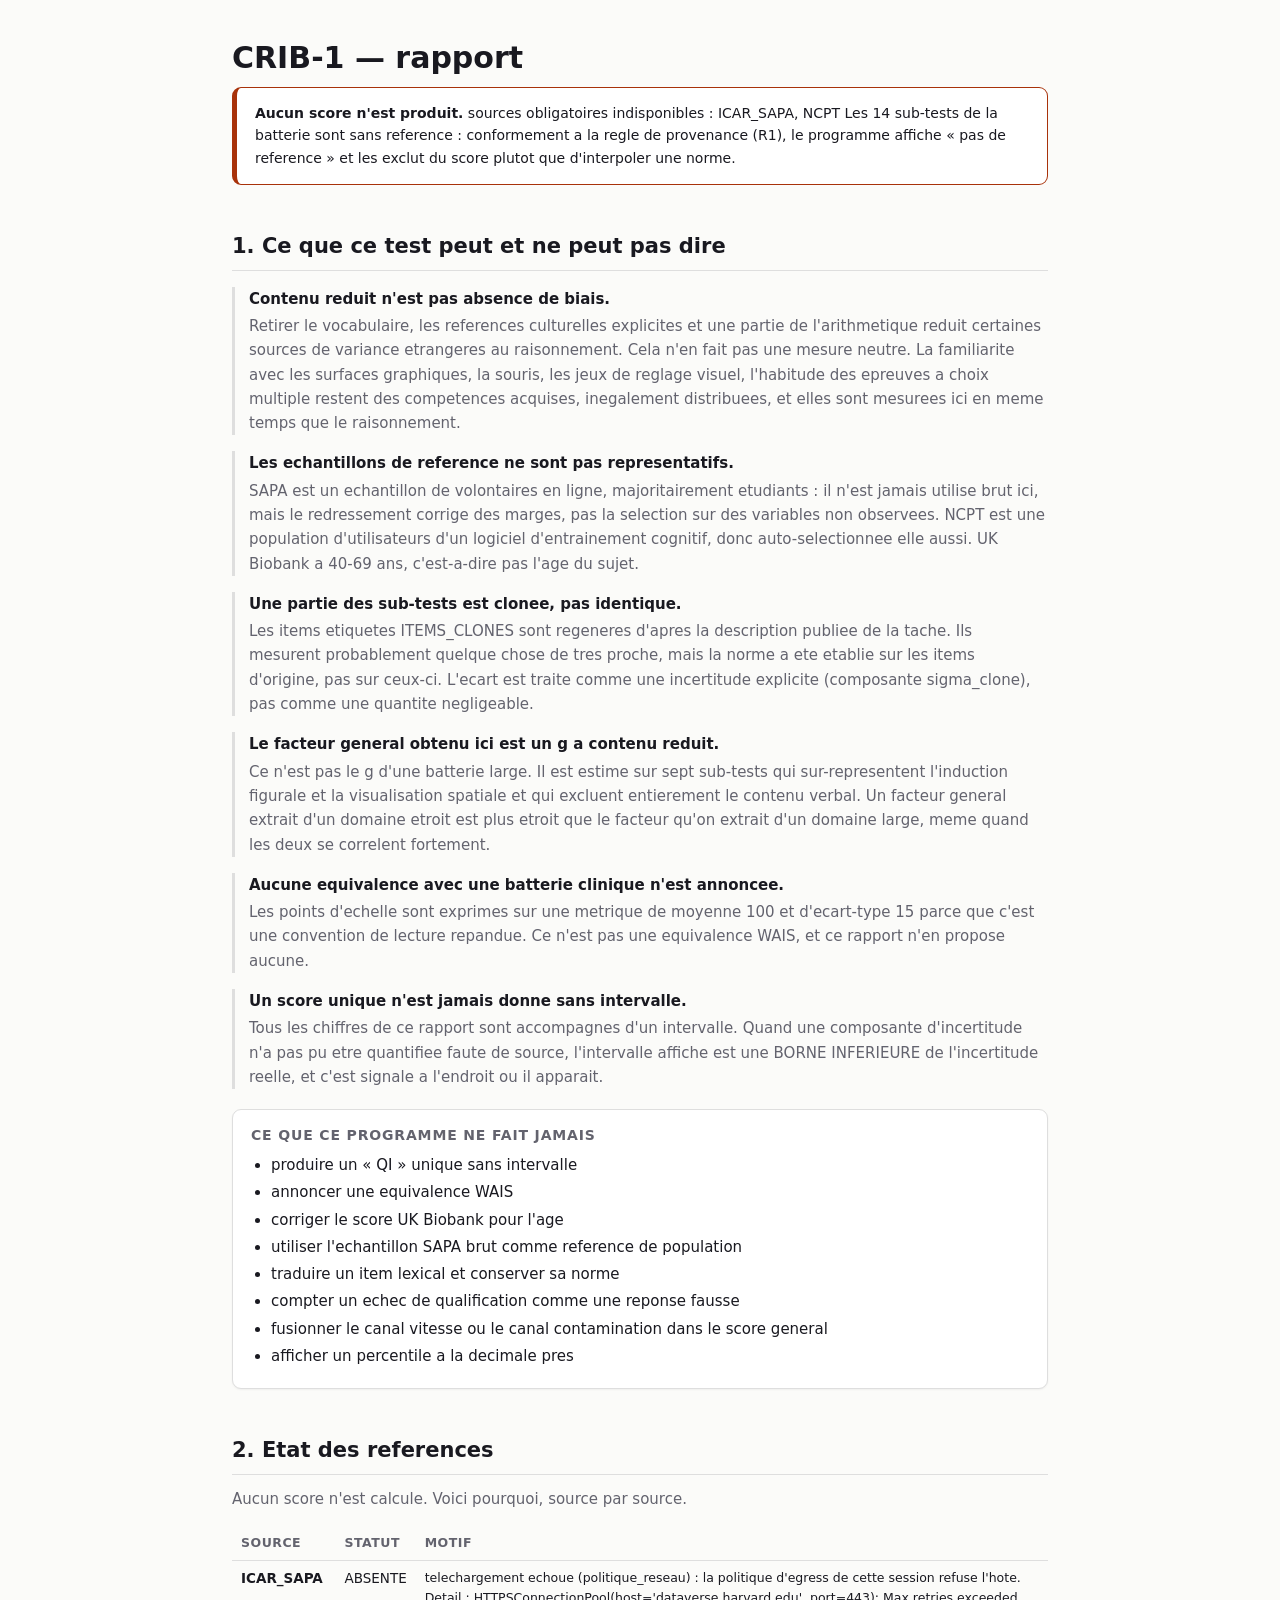
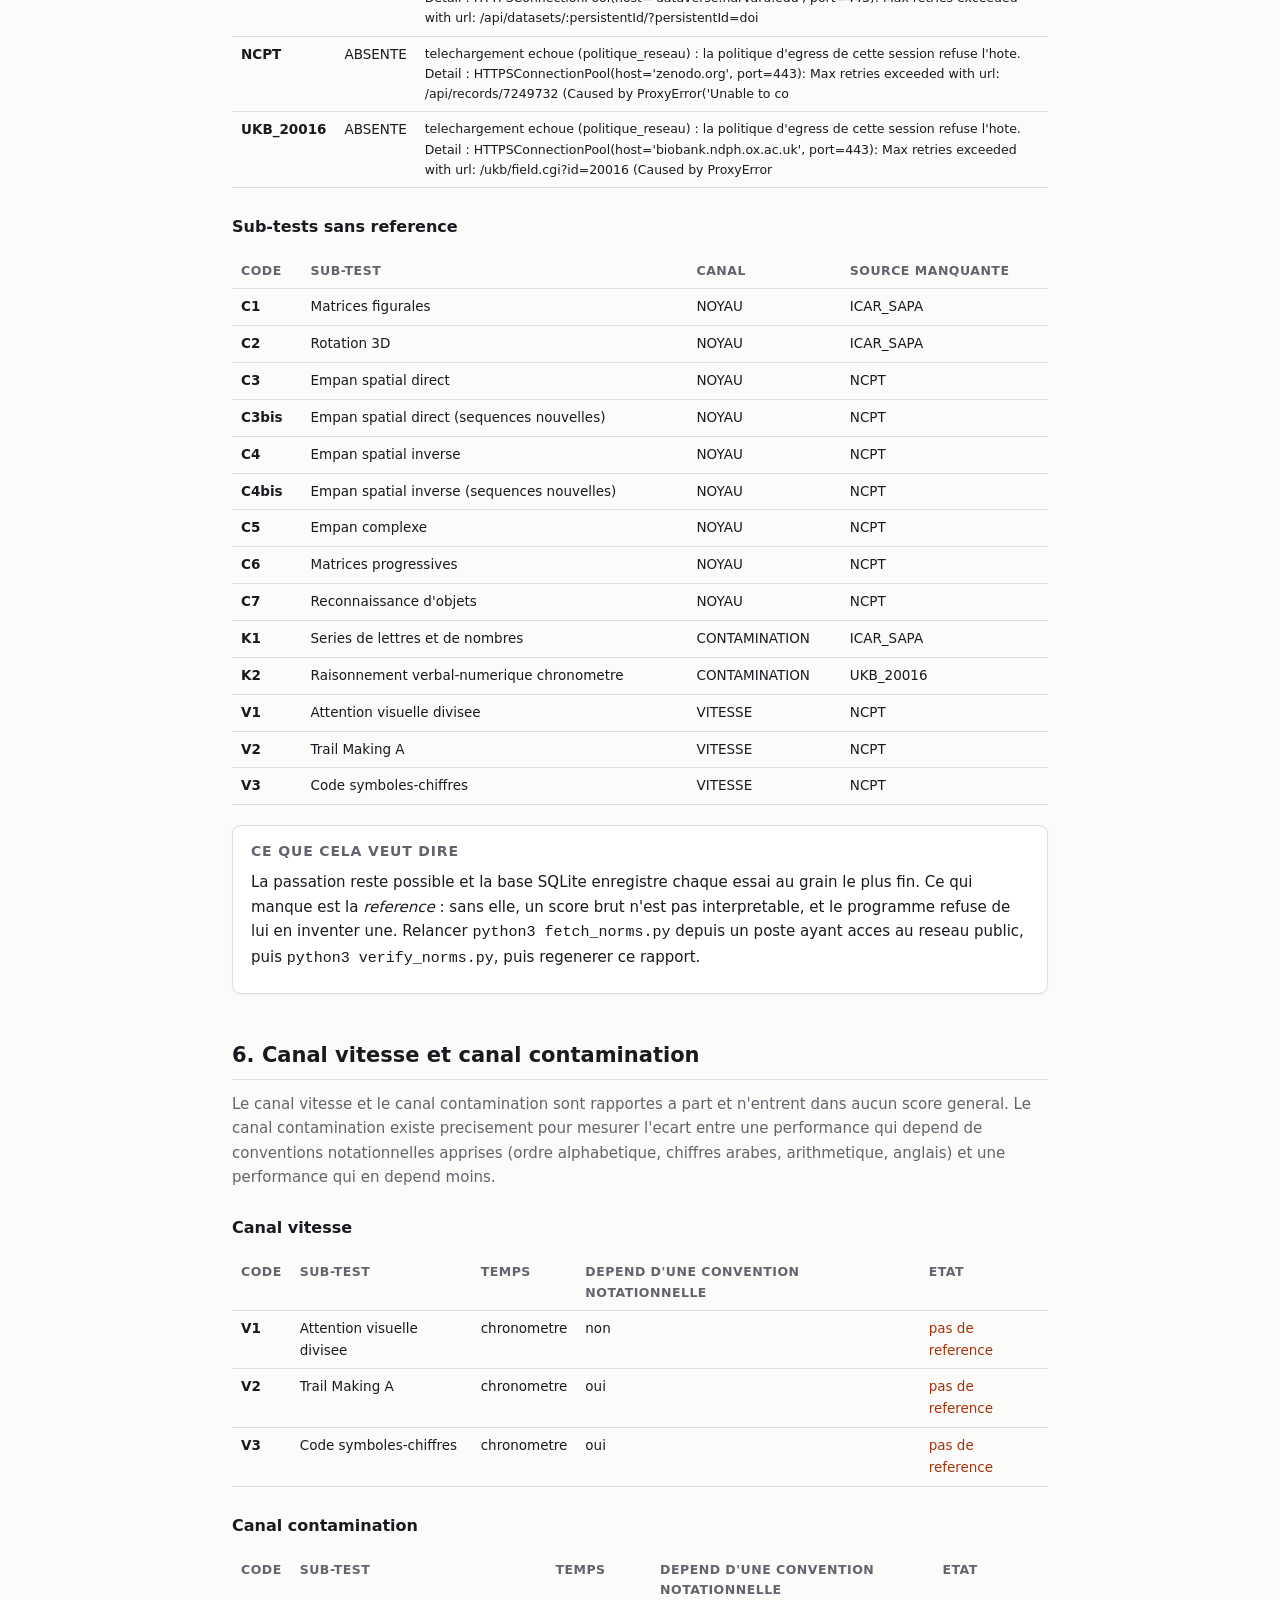
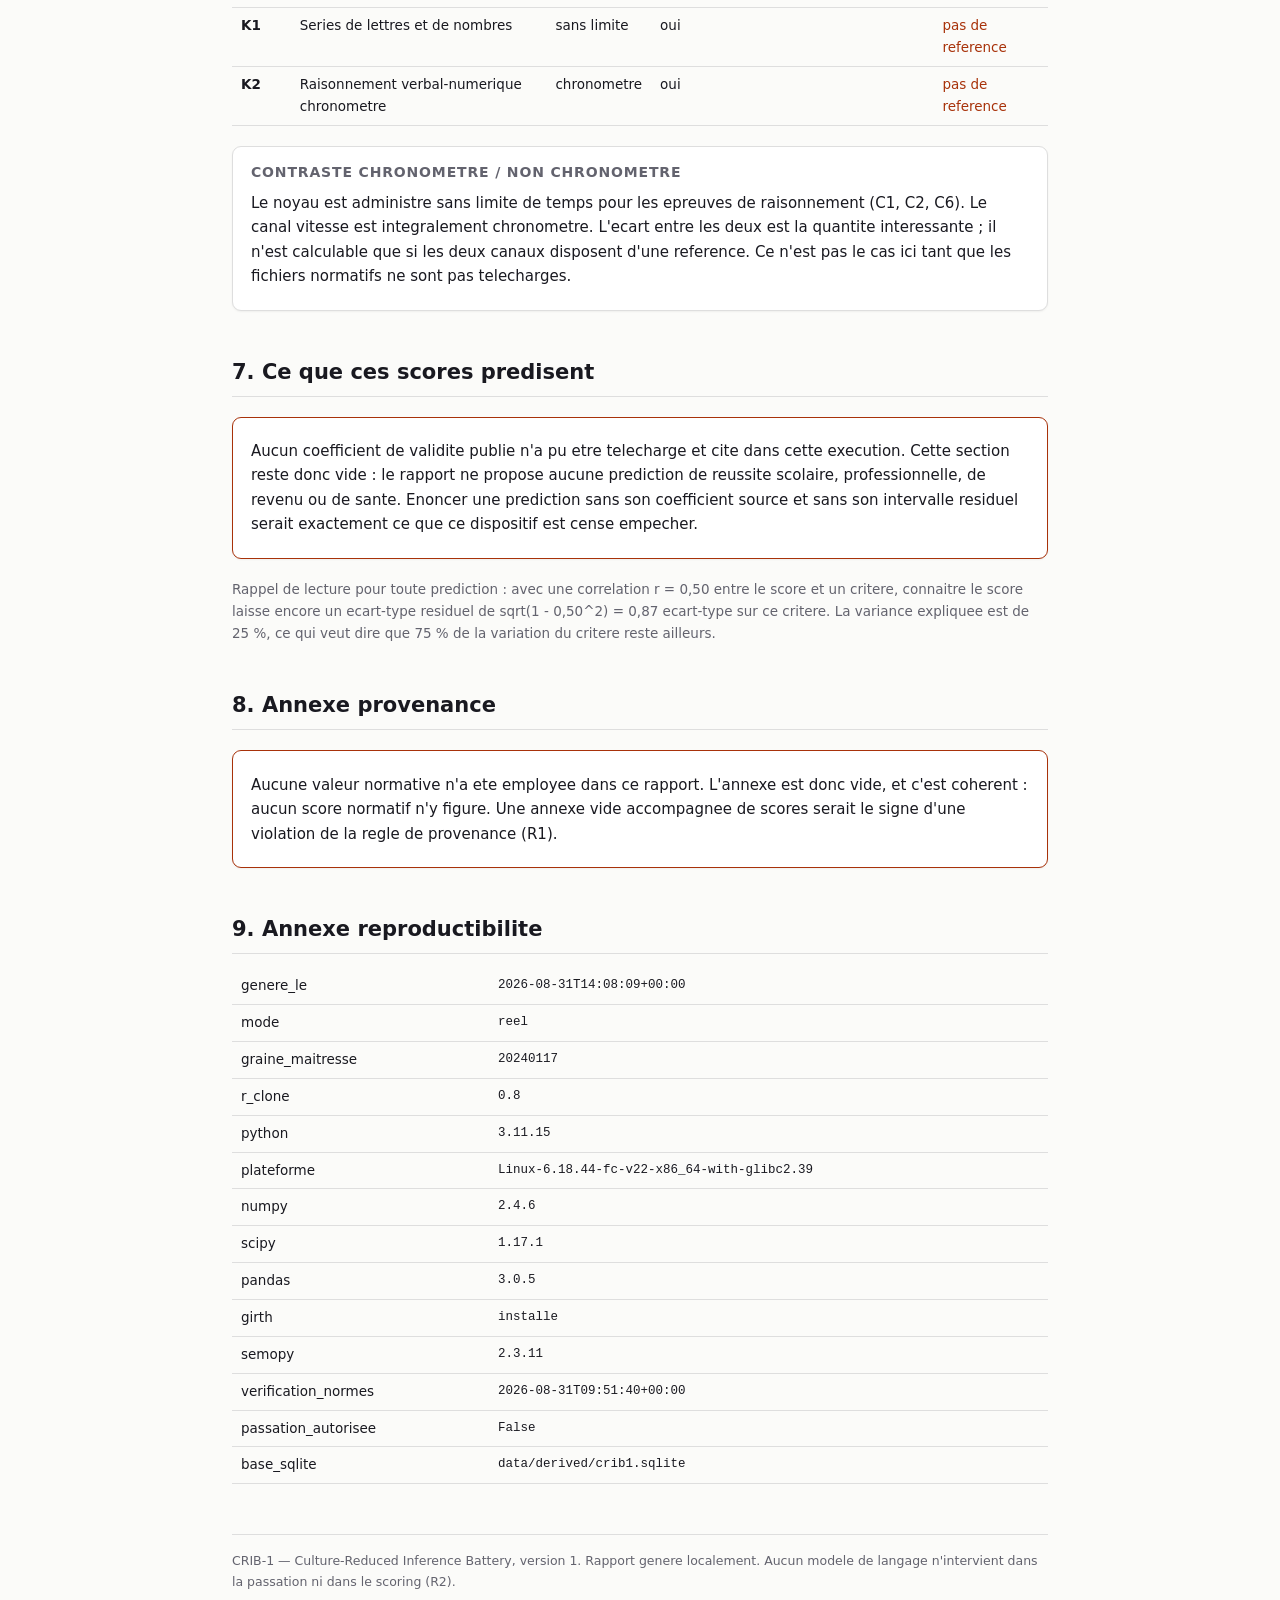
<file: report/crib1_rapport.html>
<!DOCTYPE html>
<html lang="fr"><head><meta charset="utf-8"/>
<meta name="viewport" content="width=device-width, initial-scale=1"/>
<title>CRIB-1 — rapport</title><style>
:root{--fond:#fbfbf9;--encre:#191920;--doux:#63636e;--trait:#dedede;
 --accent:#0a4fa8;--alerte:#a8320a;--ok:#1d6b34;--carte:#fff;--ombre:rgba(0,0,0,.05)}
@media (prefers-color-scheme:dark){:root{--fond:#111116;--encre:#e9e9ec;--doux:#9a9aa6;
 --trait:#31313b;--accent:#7ab0ff;--alerte:#ff9070;--ok:#6fd68f;--carte:#1a1a21;
 --ombre:rgba(0,0,0,.4)}}
*{box-sizing:border-box}
body{margin:0;background:var(--fond);color:var(--encre);
 font:15px/1.62 system-ui,-apple-system,"Segoe UI",Roboto,sans-serif}
main{max-width:860px;margin:0 auto;padding:34px 22px 90px}
h1{font-size:30px;margin:0 0 4px} h2{font-size:21px;margin:44px 0 12px;
 padding-bottom:7px;border-bottom:1px solid var(--trait)}
h3{font-size:16px;margin:26px 0 8px} h4{font-size:14px;margin:0 0 6px;
 text-transform:uppercase;letter-spacing:.06em;color:var(--doux)}
p{margin:.5em 0} .chapo{color:var(--doux)} .aide{color:var(--doux);font-size:13.5px}
.petit{font-size:12.5px} .mono{font-family:ui-monospace,SFMono-Regular,Menlo,monospace}
.sha{word-break:break-all;max-width:230px;display:inline-block}
.bandeau{border-radius:9px;padding:14px 18px;margin:0 0 26px;font-size:14px;
 border:1px solid var(--alerte);border-left-width:5px;background:var(--carte)}
.bandeau.demo{border-color:var(--accent)}
.cadrage{margin:16px 0;padding-left:14px;border-left:3px solid var(--trait)}
.cadrage h3{margin:0 0 3px;font-size:15px} .cadrage p{margin:0;color:var(--doux)}
.encadre{background:var(--carte);border:1px solid var(--trait);border-radius:9px;
 padding:14px 18px;margin:20px 0;box-shadow:0 1px 2px var(--ombre)}
.encadre.alerte-bloc{border-color:var(--alerte)}
.interdits{margin:.4em 0;padding-left:20px} .interdits li{margin:.2em 0}
table{border-collapse:collapse;width:100%;margin:14px 0;font-size:13.5px}
.large{font-size:12.5px}
th,td{text-align:left;padding:7px 9px;border-bottom:1px solid var(--trait);
 vertical-align:top}
th{color:var(--doux);font-weight:600;font-size:12.5px;text-transform:uppercase;
 letter-spacing:.04em}
td.num{text-align:right;font-variant-numeric:tabular-nums;white-space:nowrap}
td.code{font-weight:700}
.etiquette{font-size:11.5px;padding:2px 7px;border-radius:20px;border:1px solid var(--trait)}
.etiquette.clone{border-color:var(--alerte);color:var(--alerte)}
.etiquette.exact{border-color:var(--ok);color:var(--ok)}
.absent{color:var(--alerte)} .ok{color:var(--ok)}
.alerte{color:var(--alerte)}
.total{background:var(--carte);border:1px solid var(--trait);border-radius:11px;
 padding:18px 22px;margin:14px 0}
.total.second{opacity:.9;border-style:dashed}
.total.retrograde{opacity:.62;filter:grayscale(.65)}
.ligne-total{display:flex;justify-content:space-between;align-items:baseline;
 gap:16px;padding:5px 0}
.ligne-total .libelle{color:var(--doux);font-size:13.5px}
.ligne-total .valeur{font-size:19px;font-variant-numeric:tabular-nums;font-weight:600}
.mention{margin:10px 0 0;color:var(--alerte);font-size:13.5px}
.ecart{margin-top:10px;padding-top:9px;border-top:1px solid var(--trait)}
.indicateurs{display:grid;grid-template-columns:repeat(auto-fit,minmax(168px,1fr));
 gap:10px;margin:16px 0}
.indicateurs>div{background:var(--carte);border:1px solid var(--trait);
 border-radius:9px;padding:10px 13px}
.indicateurs .k{display:block;font-size:11.5px;text-transform:uppercase;
 letter-spacing:.05em;color:var(--doux)}
.indicateurs .v{display:block;font-size:22px;font-variant-numeric:tabular-nums}
.indicateurs .d{display:block;font-size:12px;color:var(--doux)}
.reponse{font-weight:600}
.graphe{width:100%;height:auto;margin:10px 0;overflow:visible}
.graphe .grille{stroke:var(--trait);stroke-width:1}
.graphe .zero{stroke:var(--doux);stroke-width:1;stroke-dasharray:4 4}
.graphe .axe{fill:var(--doux);font-size:11px}
.graphe .etiq{fill:var(--encre);font-size:12px}
.graphe .note{fill:var(--doux);font-size:10.5px}
.graphe .ic{stroke:var(--accent);stroke-width:2}
.graphe .pt{fill:var(--accent)}
.graphe .courbe{fill:none;stroke:var(--accent);stroke-width:2}
.graphe .hdi{fill:var(--accent);opacity:.17}
.graphe .moy{stroke:var(--accent);stroke-width:1.5;stroke-dasharray:3 3}
.graphe .barre{fill:var(--accent);opacity:.72}
.graphe .val{fill:var(--doux);font-size:11.5px}
.graphe .absent{fill:var(--alerte);font-size:11.5px}
.vide{color:var(--doux);font-style:italic}
footer{margin-top:50px;padding-top:16px;border-top:1px solid var(--trait);
 color:var(--doux);font-size:12.5px}
@media print{body{background:#fff}.total.retrograde{filter:none;opacity:1}}
</style></head>
<body><main>
<h1>CRIB-1 — rapport</h1>
<div class="bandeau">
<strong>Aucun score n'est produit.</strong> sources obligatoires indisponibles : ICAR_SAPA, NCPT
Les 14 sub-tests de la batterie sont sans reference : conformement a
la regle de provenance (R1), le programme affiche « pas de reference » et les exclut
du score plutot que d'interpoler une norme.</div>

<section id="cadrage">
  <h2>1. Ce que ce test peut et ne peut pas dire</h2>
  <div class="cadrage"><h3>Contenu reduit n&#x27;est pas absence de biais.</h3><p>Retirer le vocabulaire, les references culturelles explicites et une partie de l&#x27;arithmetique reduit certaines sources de variance etrangeres au raisonnement. Cela n&#x27;en fait pas une mesure neutre. La familiarite avec les surfaces graphiques, la souris, les jeux de reglage visuel, l&#x27;habitude des epreuves a choix multiple restent des competences acquises, inegalement distribuees, et elles sont mesurees ici en meme temps que le raisonnement.</p></div><div class="cadrage"><h3>Les echantillons de reference ne sont pas representatifs.</h3><p>SAPA est un echantillon de volontaires en ligne, majoritairement etudiants : il n&#x27;est jamais utilise brut ici, mais le redressement corrige des marges, pas la selection sur des variables non observees. NCPT est une population d&#x27;utilisateurs d&#x27;un logiciel d&#x27;entrainement cognitif, donc auto-selectionnee elle aussi. UK Biobank a 40-69 ans, c&#x27;est-a-dire pas l&#x27;age du sujet.</p></div><div class="cadrage"><h3>Une partie des sub-tests est clonee, pas identique.</h3><p>Les items etiquetes ITEMS_CLONES sont regeneres d&#x27;apres la description publiee de la tache. Ils mesurent probablement quelque chose de tres proche, mais la norme a ete etablie sur les items d&#x27;origine, pas sur ceux-ci. L&#x27;ecart est traite comme une incertitude explicite (composante sigma_clone), pas comme une quantite negligeable.</p></div><div class="cadrage"><h3>Le facteur general obtenu ici est un g a contenu reduit.</h3><p>Ce n&#x27;est pas le g d&#x27;une batterie large. Il est estime sur sept sub-tests qui sur-representent l&#x27;induction figurale et la visualisation spatiale et qui excluent entierement le contenu verbal. Un facteur general extrait d&#x27;un domaine etroit est plus etroit que le facteur qu&#x27;on extrait d&#x27;un domaine large, meme quand les deux se correlent fortement.</p></div><div class="cadrage"><h3>Aucune equivalence avec une batterie clinique n&#x27;est annoncee.</h3><p>Les points d&#x27;echelle sont exprimes sur une metrique de moyenne 100 et d&#x27;ecart-type 15 parce que c&#x27;est une convention de lecture repandue. Ce n&#x27;est pas une equivalence WAIS, et ce rapport n&#x27;en propose aucune.</p></div><div class="cadrage"><h3>Un score unique n&#x27;est jamais donne sans intervalle.</h3><p>Tous les chiffres de ce rapport sont accompagnes d&#x27;un intervalle. Quand une composante d&#x27;incertitude n&#x27;a pas pu etre quantifiee faute de source, l&#x27;intervalle affiche est une BORNE INFERIEURE de l&#x27;incertitude reelle, et c&#x27;est signale a l&#x27;endroit ou il apparait.</p></div>
  <div class="encadre">
    <h4>Ce que ce programme ne fait jamais</h4>
    <ul class="interdits"><li>produire un « QI » unique sans intervalle</li><li>annoncer une equivalence WAIS</li><li>corriger le score UK Biobank pour l&#x27;age</li><li>utiliser l&#x27;echantillon SAPA brut comme reference de population</li><li>traduire un item lexical et conserver sa norme</li><li>compter un echec de qualification comme une reponse fausse</li><li>fusionner le canal vitesse ou le canal contamination dans le score general</li><li>afficher un percentile a la decimale pres</li></ul>
  </div>
</section>
<section id="sans-reference">
  <h2>2. Etat des references</h2>
  <p class="chapo">Aucun score n'est calcule. Voici pourquoi, source par source.</p>
  <table><thead><tr><th>source</th><th>statut</th><th>motif</th></tr></thead>
    <tbody><tr><td class="code">ICAR_SAPA</td><td>ABSENTE</td><td class="petit">telechargement echoue (politique_reseau) : la politique d&#x27;egress de cette session refuse l&#x27;hote. Detail : HTTPSConnectionPool(host=&#x27;dataverse.harvard.edu&#x27;, port=443): Max retries exceeded with url: /api/datasets/:persistentId/?persistentId=doi</td></tr><tr><td class="code">NCPT</td><td>ABSENTE</td><td class="petit">telechargement echoue (politique_reseau) : la politique d&#x27;egress de cette session refuse l&#x27;hote. Detail : HTTPSConnectionPool(host=&#x27;zenodo.org&#x27;, port=443): Max retries exceeded with url: /api/records/7249732 (Caused by ProxyError(&#x27;Unable to co</td></tr><tr><td class="code">UKB_20016</td><td>ABSENTE</td><td class="petit">telechargement echoue (politique_reseau) : la politique d&#x27;egress de cette session refuse l&#x27;hote. Detail : HTTPSConnectionPool(host=&#x27;biobank.ndph.ox.ac.uk&#x27;, port=443): Max retries exceeded with url: /ukb/field.cgi?id=20016 (Caused by ProxyError</td></tr></tbody></table>
  <h3>Sub-tests sans reference</h3>
  <table><thead><tr><th>code</th><th>sub-test</th><th>canal</th>
    <th>source manquante</th></tr></thead><tbody><tr><td class="code">C1</td><td>Matrices figurales</td><td>NOYAU</td><td>ICAR_SAPA</td></tr><tr><td class="code">C2</td><td>Rotation 3D</td><td>NOYAU</td><td>ICAR_SAPA</td></tr><tr><td class="code">C3</td><td>Empan spatial direct</td><td>NOYAU</td><td>NCPT</td></tr><tr><td class="code">C3bis</td><td>Empan spatial direct (sequences nouvelles)</td><td>NOYAU</td><td>NCPT</td></tr><tr><td class="code">C4</td><td>Empan spatial inverse</td><td>NOYAU</td><td>NCPT</td></tr><tr><td class="code">C4bis</td><td>Empan spatial inverse (sequences nouvelles)</td><td>NOYAU</td><td>NCPT</td></tr><tr><td class="code">C5</td><td>Empan complexe</td><td>NOYAU</td><td>NCPT</td></tr><tr><td class="code">C6</td><td>Matrices progressives</td><td>NOYAU</td><td>NCPT</td></tr><tr><td class="code">C7</td><td>Reconnaissance d&#x27;objets</td><td>NOYAU</td><td>NCPT</td></tr><tr><td class="code">K1</td><td>Series de lettres et de nombres</td><td>CONTAMINATION</td><td>ICAR_SAPA</td></tr><tr><td class="code">K2</td><td>Raisonnement verbal-numerique chronometre</td><td>CONTAMINATION</td><td>UKB_20016</td></tr><tr><td class="code">V1</td><td>Attention visuelle divisee</td><td>VITESSE</td><td>NCPT</td></tr><tr><td class="code">V2</td><td>Trail Making A</td><td>VITESSE</td><td>NCPT</td></tr><tr><td class="code">V3</td><td>Code symboles-chiffres</td><td>VITESSE</td><td>NCPT</td></tr></tbody></table>
  <div class="encadre">
    <h4>Ce que cela veut dire</h4>
    <p>La passation reste possible et la base SQLite enregistre chaque essai au
    grain le plus fin. Ce qui manque est la <em>reference</em> : sans elle, un
    score brut n'est pas interpretable, et le programme refuse de lui en inventer
    une. Relancer <code>python3 fetch_norms.py</code> depuis un poste ayant acces
    au reseau public, puis <code>python3 verify_norms.py</code>, puis regenerer ce
    rapport.</p>
  </div>
</section>
<section id="canaux">
  <h2>6. Canal vitesse et canal contamination</h2>
  <p class="chapo">Le canal vitesse et le canal contamination sont rapportes a part et n&#x27;entrent dans aucun score general. Le canal contamination existe precisement pour mesurer l&#x27;ecart entre une performance qui depend de conventions notationnelles apprises (ordre alphabetique, chiffres arabes, arithmetique, anglais) et une performance qui en depend moins.</p>
  <h3>Canal vitesse</h3><table><thead><tr><th>code</th><th>sub-test</th><th>temps</th><th>depend d'une convention notationnelle</th><th>etat</th></tr></thead><tbody><tr><td class="code">V1</td><td>Attention visuelle divisee</td><td>chronometre</td><td>non</td><td><span class="absent">pas de reference</span></td></tr><tr><td class="code">V2</td><td>Trail Making A</td><td>chronometre</td><td>oui</td><td><span class="absent">pas de reference</span></td></tr><tr><td class="code">V3</td><td>Code symboles-chiffres</td><td>chronometre</td><td>oui</td><td><span class="absent">pas de reference</span></td></tr></tbody></table>
  <h3>Canal contamination</h3><table><thead><tr><th>code</th><th>sub-test</th><th>temps</th><th>depend d'une convention notationnelle</th><th>etat</th></tr></thead><tbody><tr><td class="code">K1</td><td>Series de lettres et de nombres</td><td>sans limite</td><td>oui</td><td><span class="absent">pas de reference</span></td></tr><tr><td class="code">K2</td><td>Raisonnement verbal-numerique chronometre</td><td>chronometre</td><td>oui</td><td><span class="absent">pas de reference</span></td></tr></tbody></table>
  <div class="encadre">
    <h4>Contraste chronometre / non chronometre</h4>
    <p>Le noyau est administre sans limite de temps pour les epreuves de
    raisonnement (C1, C2, C6). Le canal vitesse est integralement chronometre.
    L'ecart entre les deux est la quantite interessante ; il n'est calculable que
    si les deux canaux disposent d'une reference. Ce n'est pas le cas ici tant que
    les fichiers normatifs ne sont pas telecharges.</p>
  </div>
</section>
<section id="predictions">
  <h2>7. Ce que ces scores predisent</h2>
  <div class="encadre alerte-bloc">
    <p>Aucun coefficient de validite publie n&#x27;a pu etre telecharge et cite dans cette execution. Cette section reste donc vide : le rapport ne propose aucune prediction de reussite scolaire, professionnelle, de revenu ou de sante. Enoncer une prediction sans son coefficient source et sans son intervalle residuel serait exactement ce que ce dispositif est cense empecher.</p>
  </div>
  <p class="aide">Rappel de lecture pour toute prediction : avec une correlation r = 0,50 entre le score et un critere, connaitre le score laisse encore un ecart-type residuel de sqrt(1 - 0,50^2) = 0,87 ecart-type sur ce critere. La variance expliquee est de 25 %, ce qui veut dire que 75 % de la variation du critere reste ailleurs.</p>
</section>
<section id="provenance">
  <h2>8. Annexe provenance</h2>
  <div class="encadre alerte-bloc">
    <p>Aucune valeur normative n'a ete employee dans ce rapport. L'annexe est
    donc vide, et c'est coherent : aucun score normatif n'y figure. Une annexe
    vide accompagnee de scores serait le signe d'une violation de la regle de
    provenance (R1).</p>
  </div>
</section>
<section id="reproductibilite">
  <h2>9. Annexe reproductibilite</h2>
  <table><tbody><tr><td>genere_le</td><td class="petit mono">2026-08-31T14:08:09+00:00</td></tr><tr><td>mode</td><td class="petit mono">reel</td></tr><tr><td>graine_maitresse</td><td class="petit mono">20240117</td></tr><tr><td>r_clone</td><td class="petit mono">0.8</td></tr><tr><td>python</td><td class="petit mono">3.11.15</td></tr><tr><td>plateforme</td><td class="petit mono">Linux-6.18.44-fc-v22-x86_64-with-glibc2.39</td></tr><tr><td>numpy</td><td class="petit mono">2.4.6</td></tr><tr><td>scipy</td><td class="petit mono">1.17.1</td></tr><tr><td>pandas</td><td class="petit mono">3.0.5</td></tr><tr><td>girth</td><td class="petit mono">installe</td></tr><tr><td>semopy</td><td class="petit mono">2.3.11</td></tr><tr><td>verification_normes</td><td class="petit mono">2026-08-31T09:51:40+00:00</td></tr><tr><td>passation_autorisee</td><td class="petit mono">False</td></tr><tr><td>base_sqlite</td><td class="petit mono">data/derived/crib1.sqlite</td></tr></tbody></table>
</section>
<footer>CRIB-1 — Culture-Reduced Inference Battery, version 1.
Rapport genere localement. Aucun modele de langage n'intervient dans la
passation ni dans le scoring (R2).</footer>
</main></body></html>
</file>
